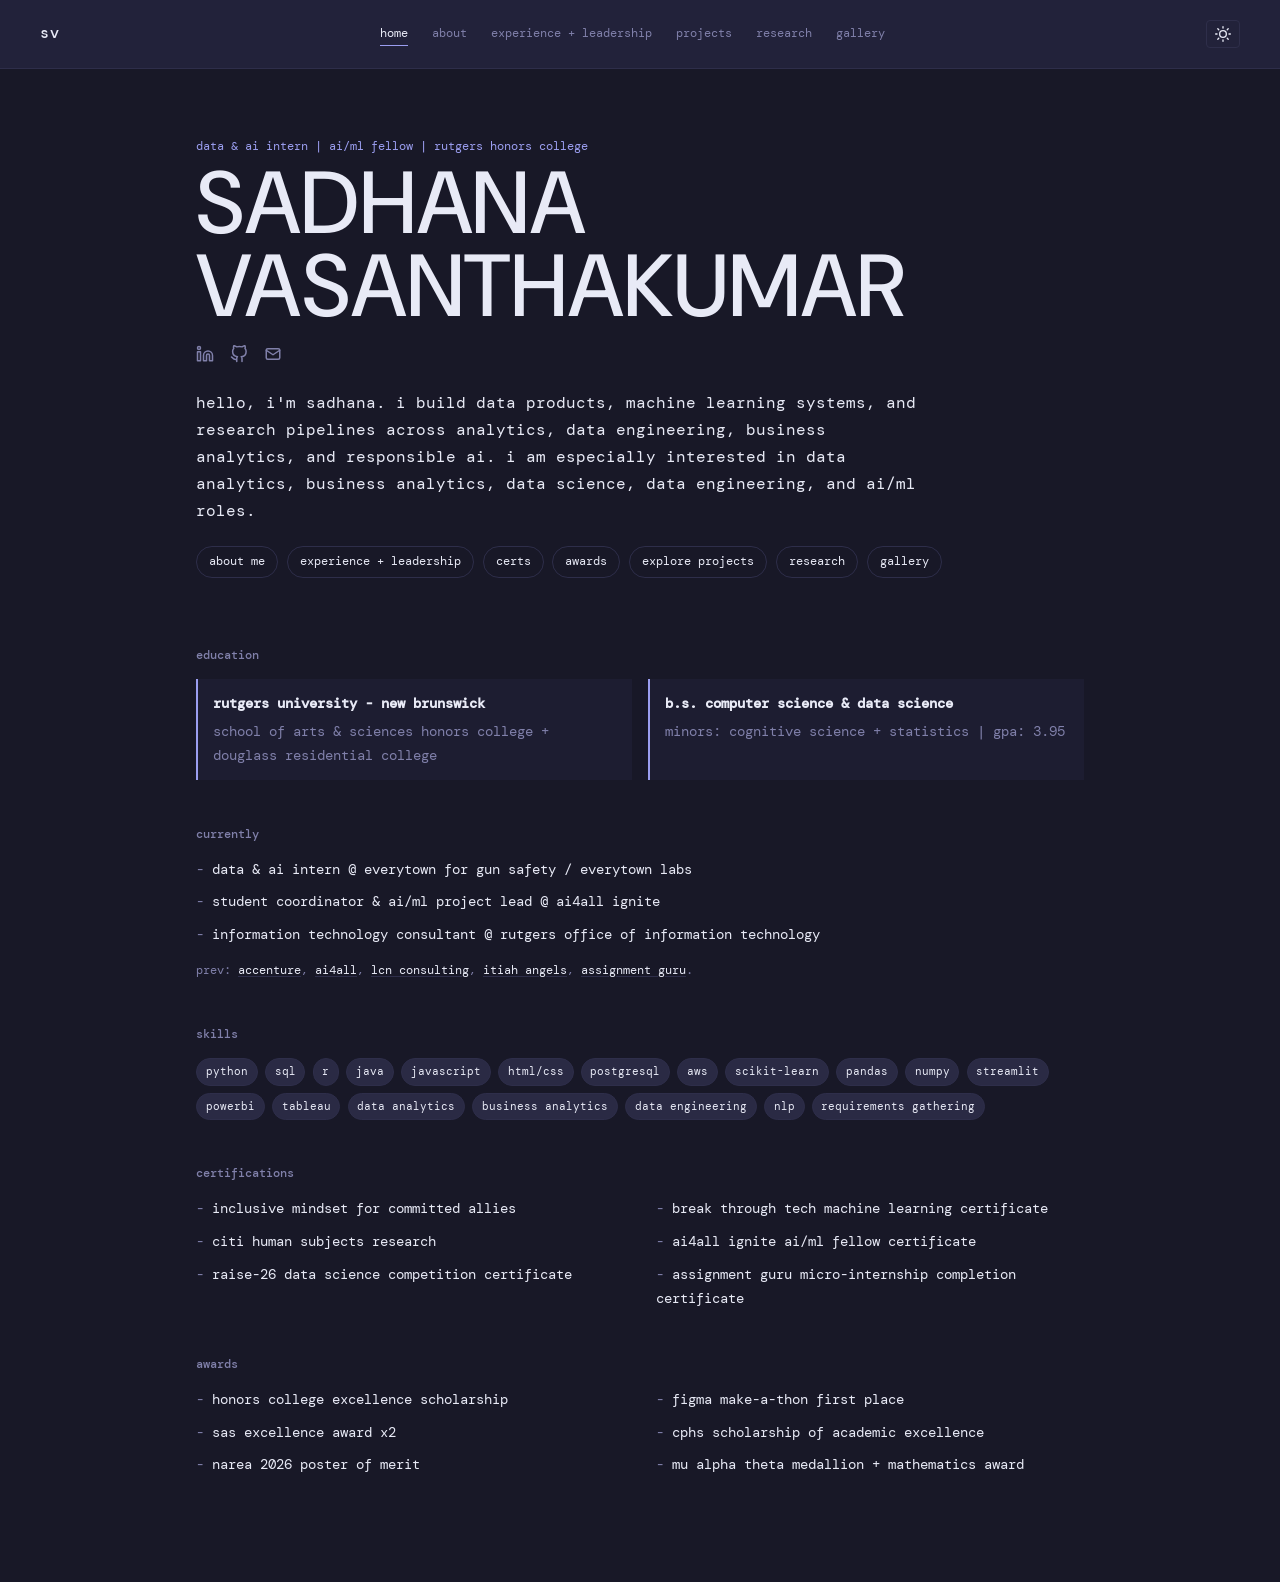
<file: index.html>
<!DOCTYPE html>
<html lang="en" data-theme="dark">
<head>
    <meta charset="UTF-8">
    <meta name="viewport" content="width=device-width, initial-scale=1.0">
    <title>sadhana vasanthakumar</title>
    <link rel="icon" type="image/png" href="./icon.png">
    <link rel="preconnect" href="https://fonts.googleapis.com">
    <link rel="preconnect" href="https://fonts.gstatic.com" crossorigin>
    <link href="https://fonts.googleapis.com/css2?family=DM+Mono:ital,wght@0,300;0,400;0,500;1,300;1,400&family=DM+Sans:ital,opsz,wght@0,9..40,300;0,9..40,400;0,9..40,500;1,9..40,300&display=swap" rel="stylesheet">
    <link rel="stylesheet" href="style.css">
</head>
<body>
    <nav>
        <div class="nav-left">
            <a href="index.html" class="nav-name">sv</a>
        </div>
        <div class="nav-links">
            <a href="index.html" class="active">home</a>
            <a href="about.html">about</a>
            <a href="experience.html">experience + leadership</a>
            <a href="projects.html">projects</a>
            <a href="research.html">research</a>
            <a href="gallery.html">gallery</a>
        </div>
        <button class="theme-toggle" onclick="toggleTheme()" aria-label="toggle dark mode">
            <svg id="moon-icon" xmlns="http://www.w3.org/2000/svg" width="16" height="16" viewBox="0 0 24 24" fill="none" stroke="currentColor" stroke-width="2" stroke-linecap="round" stroke-linejoin="round"><path d="M21 12.79A9 9 0 1 1 11.21 3 7 7 0 0 0 21 12.79z"></path></svg>
            <svg id="sun-icon" xmlns="http://www.w3.org/2000/svg" width="16" height="16" viewBox="0 0 24 24" fill="none" stroke="currentColor" stroke-width="2" stroke-linecap="round" stroke-linejoin="round" style="display:none"><circle cx="12" cy="12" r="5"></circle><line x1="12" y1="1" x2="12" y2="3"></line><line x1="12" y1="21" x2="12" y2="23"></line><line x1="4.22" y1="4.22" x2="5.64" y2="5.64"></line><line x1="18.36" y1="18.36" x2="19.78" y2="19.78"></line><line x1="1" y1="12" x2="3" y2="12"></line><line x1="21" y1="12" x2="23" y2="12"></line><line x1="4.22" y1="19.78" x2="5.64" y2="18.36"></line><line x1="18.36" y1="5.64" x2="19.78" y2="4.22"></line></svg>
        </button>
    </nav>

    <main class="home-main">
        <section class="home-hero">
            <p class="eyebrow">data & ai intern | ai/ml fellow | rutgers honors college</p>
            <h1>SADHANA VASANTHAKUMAR</h1>

            <div class="social-links">
                <a href="https://www.linkedin.com/in/vksadhana" target="_blank" rel="noopener noreferrer" aria-label="linkedin">
                    <svg xmlns="http://www.w3.org/2000/svg" width="18" height="18" viewBox="0 0 24 24" fill="none" stroke="currentColor" stroke-width="2" stroke-linecap="round" stroke-linejoin="round"><path d="M16 8a6 6 0 0 1 6 6v7h-4v-7a2 2 0 0 0-2-2 2 2 0 0 0-2 2v7h-4v-7a6 6 0 0 1 6-6z"></path><rect x="2" y="9" width="4" height="12"></rect><circle cx="4" cy="4" r="2"></circle></svg>
                </a>
                <a href="https://github.com/vksadhana" target="_blank" rel="noopener noreferrer" aria-label="github">
                    <svg xmlns="http://www.w3.org/2000/svg" width="18" height="18" viewBox="0 0 24 24" fill="none" stroke="currentColor" stroke-width="2" stroke-linecap="round" stroke-linejoin="round"><path d="M9 19c-5 1.5-5-2.5-7-3m14 6v-3.87a3.37 3.37 0 0 0-.94-2.61c3.14-.35 6.44-1.54 6.44-7A5.44 5.44 0 0 0 20 4.77 5.07 5.07 0 0 0 19.91 1S18.73.65 16 2.48a13.38 13.38 0 0 0-7 0C6.27.65 5.09 1 5.09 1A5.07 5.07 0 0 0 5 4.77a5.44 5.44 0 0 0-1.5 3.78c0 5.42 3.3 6.61 6.44 7A3.37 3.37 0 0 0 9 18.13V22"></path></svg>
                </a>
                <a href="mailto:vksadhana@outlook.com" aria-label="email">
                    <svg xmlns="http://www.w3.org/2000/svg" width="18" height="18" viewBox="0 0 24 24" fill="none" stroke="currentColor" stroke-width="2" stroke-linecap="round" stroke-linejoin="round"><rect x="3" y="5" width="18" height="14" rx="2"></rect><path d="m3 7 9 6 9-6"></path></svg>
                </a>
            </div>

            <p class="home-bio">
                hello, i'm sadhana. i build data products, machine learning systems, and research pipelines across analytics, data engineering, business analytics, and responsible ai. i am especially interested in data analytics, business analytics, data science, data engineering, and ai/ml roles.
            </p>

            <div class="home-links" aria-label="quick navigation">
                <a href="about.html">about me</a>
                <a href="experience.html">experience + leadership</a>
                <a href="#certifications">certs</a>
                <a href="#awards">awards</a>
                <a href="projects.html">explore projects</a>
                <a href="research.html">research</a>
                <a href="gallery.html">gallery</a>
            </div>
        </section>

        <section class="home-panel">
            <h2>education</h2>
            <div class="mini-grid">
                <div>
                    <strong>rutgers university - new brunswick</strong>
                    <span>school of arts & sciences honors college + douglass residential college</span>
                </div>
                <div>
                    <strong>b.s. computer science & data science</strong>
                    <span>minors: cognitive science + statistics | gpa: 3.95</span>
                </div>
            </div>
        </section>

        <section class="home-panel">
            <h2>currently</h2>
            <ul class="compact-list">
                <li>data & ai intern @ everytown for gun safety / everytown labs</li>
                <li>student coordinator & ai/ml project lead @ ai4all ignite</li>
                <li>information technology consultant @ rutgers office of information technology</li>
            </ul>
            <p class="prev-line">
                prev:
                <a href="https://www.accenture.com" target="_blank" rel="noopener" data-tooltip="ai/ml fellow, predictive maintenance, top 3 @ btt ai studio">accenture</a>,
                <a href="https://ai-4-all.org/" target="_blank" rel="noopener" data-tooltip="ai/ml fellow & team lead, fraud detection system">ai4all</a>,
                <a href="https://www.lcnconsulting.com/" target="_blank" rel="noopener" data-tooltip="business analytics & software engineering extern">lcn consulting</a>,
                <a href="https://www.itiah.org/" target="_blank" rel="noopener" data-tooltip="data scientist intern, impact dashboards">itiah angels</a>,
                <a href="https://www.assignmentguru.com/" target="_blank" rel="noopener" data-tooltip="data structures assignment developer, micro-internship">assignment guru</a>.
            </p>
        </section>

        <section class="home-panel">
            <h2>skills</h2>
            <div class="skill-cloud">
                <span>python</span><span>sql</span><span>r</span><span>java</span><span>javascript</span><span>html/css</span>
                <span>postgresql</span><span>aws</span><span>scikit-learn</span><span>pandas</span><span>numpy</span><span>streamlit</span>
                <span>powerbi</span><span>tableau</span><span>data analytics</span><span>business analytics</span><span>data engineering</span><span>nlp</span><span>requirements gathering</span>
            </div>
        </section>

        <section id="certifications" class="home-panel">
            <h2>certifications</h2>
            <ul class="compact-list two-col">
                <li>inclusive mindset for committed allies</li>
                <li>citi human subjects research</li>
                <li>raise-26 data science competition certificate</li>
                <li>break through tech machine learning certificate</li>
                <li>ai4all ignite ai/ml fellow certificate</li>
                <li>assignment guru micro-internship completion certificate</li>
            </ul>
        </section>

        <section id="awards" class="home-panel">
            <h2>awards</h2>
            <ul class="compact-list two-col">
                <li>honors college excellence scholarship</li>
                <li>sas excellence award x2</li>
                <li>narea 2026 poster of merit</li>
                <li>figma make-a-thon first place</li>
                <li>cphs scholarship of academic excellence</li>
                <li>mu alpha theta medallion + mathematics award</li>
            </ul>
        </section>
    </main>

    <script src="theme.js"></script>
</body>
</html>
</file>
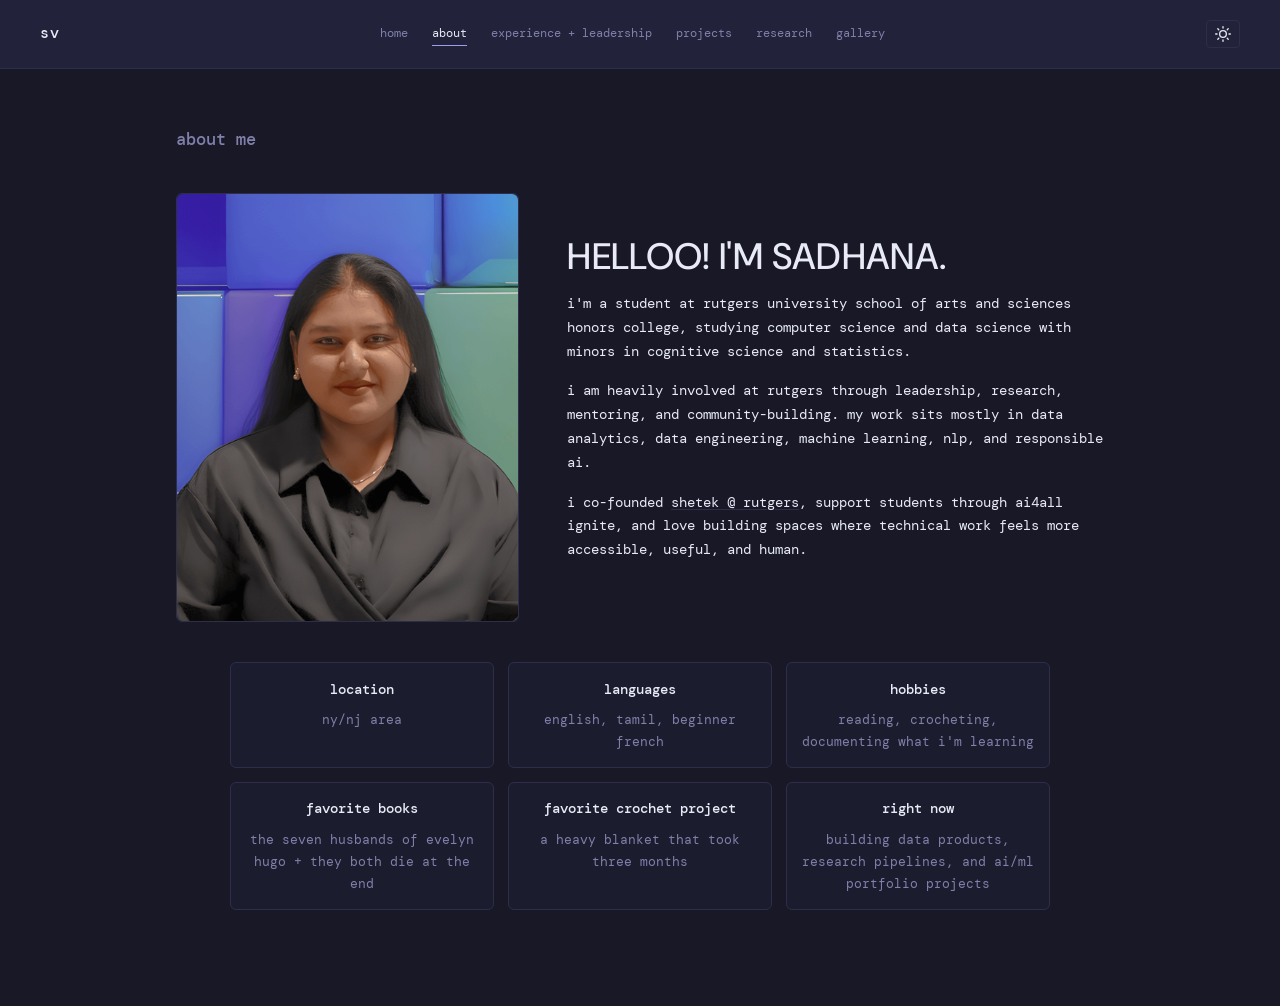
<file: about.html>
<!DOCTYPE html>
<html lang="en" data-theme="dark">
<head>
    <meta charset="UTF-8">
    <meta name="viewport" content="width=device-width, initial-scale=1.0">
    <title>about - sadhana vasanthakumar</title>
    <link rel="icon" type="image/png" href="./icon.png">
    <link rel="preconnect" href="https://fonts.googleapis.com">
    <link rel="preconnect" href="https://fonts.gstatic.com" crossorigin>
    <link href="https://fonts.googleapis.com/css2?family=DM+Mono:ital,wght@0,300;0,400;0,500;1,300;1,400&family=DM+Sans:ital,opsz,wght@0,9..40,300;0,9..40,400;0,9..40,500;1,9..40,300&display=swap" rel="stylesheet">
    <link rel="stylesheet" href="style.css">
</head>
<body>
    <nav>
        <div class="nav-left">
            <a href="index.html" class="nav-name">sv</a>
        </div>
        <div class="nav-links">
            <a href="index.html">home</a>
            <a href="about.html" class="active">about</a>
            <a href="experience.html">experience + leadership</a>
            <a href="projects.html">projects</a>
            <a href="research.html">research</a>
            <a href="gallery.html">gallery</a>
        </div>
        <button class="theme-toggle" onclick="toggleTheme()" aria-label="toggle dark mode">
            <svg id="moon-icon" xmlns="http://www.w3.org/2000/svg" width="16" height="16" viewBox="0 0 24 24" fill="none" stroke="currentColor" stroke-width="2" stroke-linecap="round" stroke-linejoin="round"><path d="M21 12.79A9 9 0 1 1 11.21 3 7 7 0 0 0 21 12.79z"></path></svg>
            <svg id="sun-icon" xmlns="http://www.w3.org/2000/svg" width="16" height="16" viewBox="0 0 24 24" fill="none" stroke="currentColor" stroke-width="2" stroke-linecap="round" stroke-linejoin="round" style="display:none"><circle cx="12" cy="12" r="5"></circle><line x1="12" y1="1" x2="12" y2="3"></line><line x1="12" y1="21" x2="12" y2="23"></line><line x1="4.22" y1="4.22" x2="5.64" y2="5.64"></line><line x1="18.36" y1="18.36" x2="19.78" y2="19.78"></line><line x1="1" y1="12" x2="3" y2="12"></line><line x1="21" y1="12" x2="23" y2="12"></line><line x1="4.22" y1="19.78" x2="5.64" y2="18.36"></line><line x1="18.36" y1="5.64" x2="19.78" y2="4.22"></line></svg>
        </button>
    </nav>

    <div class="page-main about-page">
        <p class="page-title">about me</p>

        <div class="about-grid">
            <div class="about-photo">
                <img src="photo.png" alt="sadhana vasanthakumar">
            </div>

            <div class="about-text">
                <h1>HELLOO! I'M SADHANA.</h1>
                <p>
                    i'm a student at rutgers university school of arts and sciences honors college, studying computer science and data science with minors in cognitive science and statistics.
                </p>
                <p>
                    i am heavily involved at rutgers through leadership, research, mentoring, and community-building. my work sits mostly in data analytics, data engineering, machine learning, nlp, and responsible ai.
                </p>
                <p>
                    i co-founded <a href="https://shetek.org" target="_blank" rel="noopener">shetek @ rutgers</a>, support students through ai4all ignite, and love building spaces where technical work feels more accessible, useful, and human.
                </p>
            </div>
        </div>

        <section class="info-board">
            <div>
                <h2>location</h2>
                <p>ny/nj area</p>
            </div>
            <div>
                <h2>languages</h2>
                <p>english, tamil, beginner french</p>
            </div>
            <div>
                <h2>hobbies</h2>
                <p>reading, crocheting, documenting what i'm learning</p>
            </div>
            <div>
                <h2>favorite books</h2>
                <p>the seven husbands of evelyn hugo + they both die at the end</p>
            </div>
            <div>
                <h2>favorite crochet project</h2>
                <p>a heavy blanket that took three months</p>
            </div>
            <div>
                <h2>right now</h2>
                <p>building data products, research pipelines, and ai/ml portfolio projects</p>
            </div>
        </section>
    </div>

    <script src="theme.js"></script>
</body>
</html>
</file>
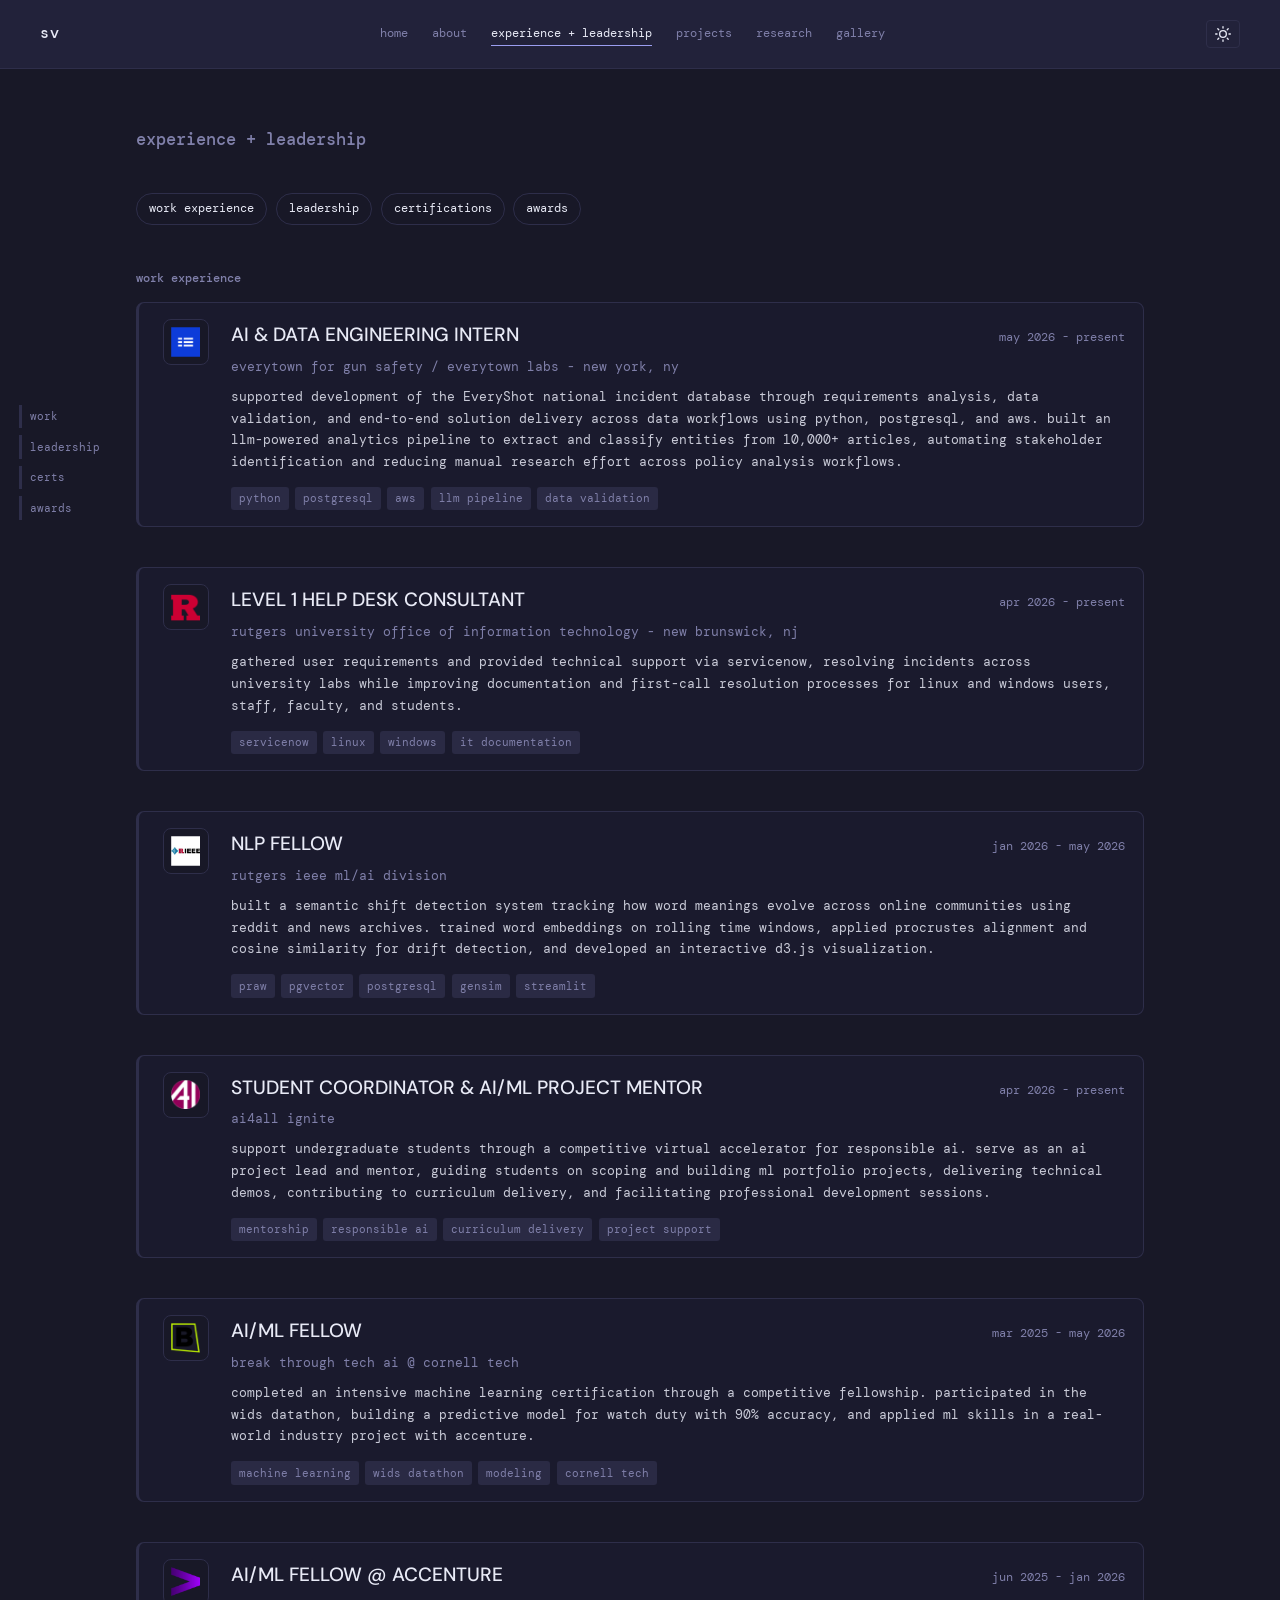
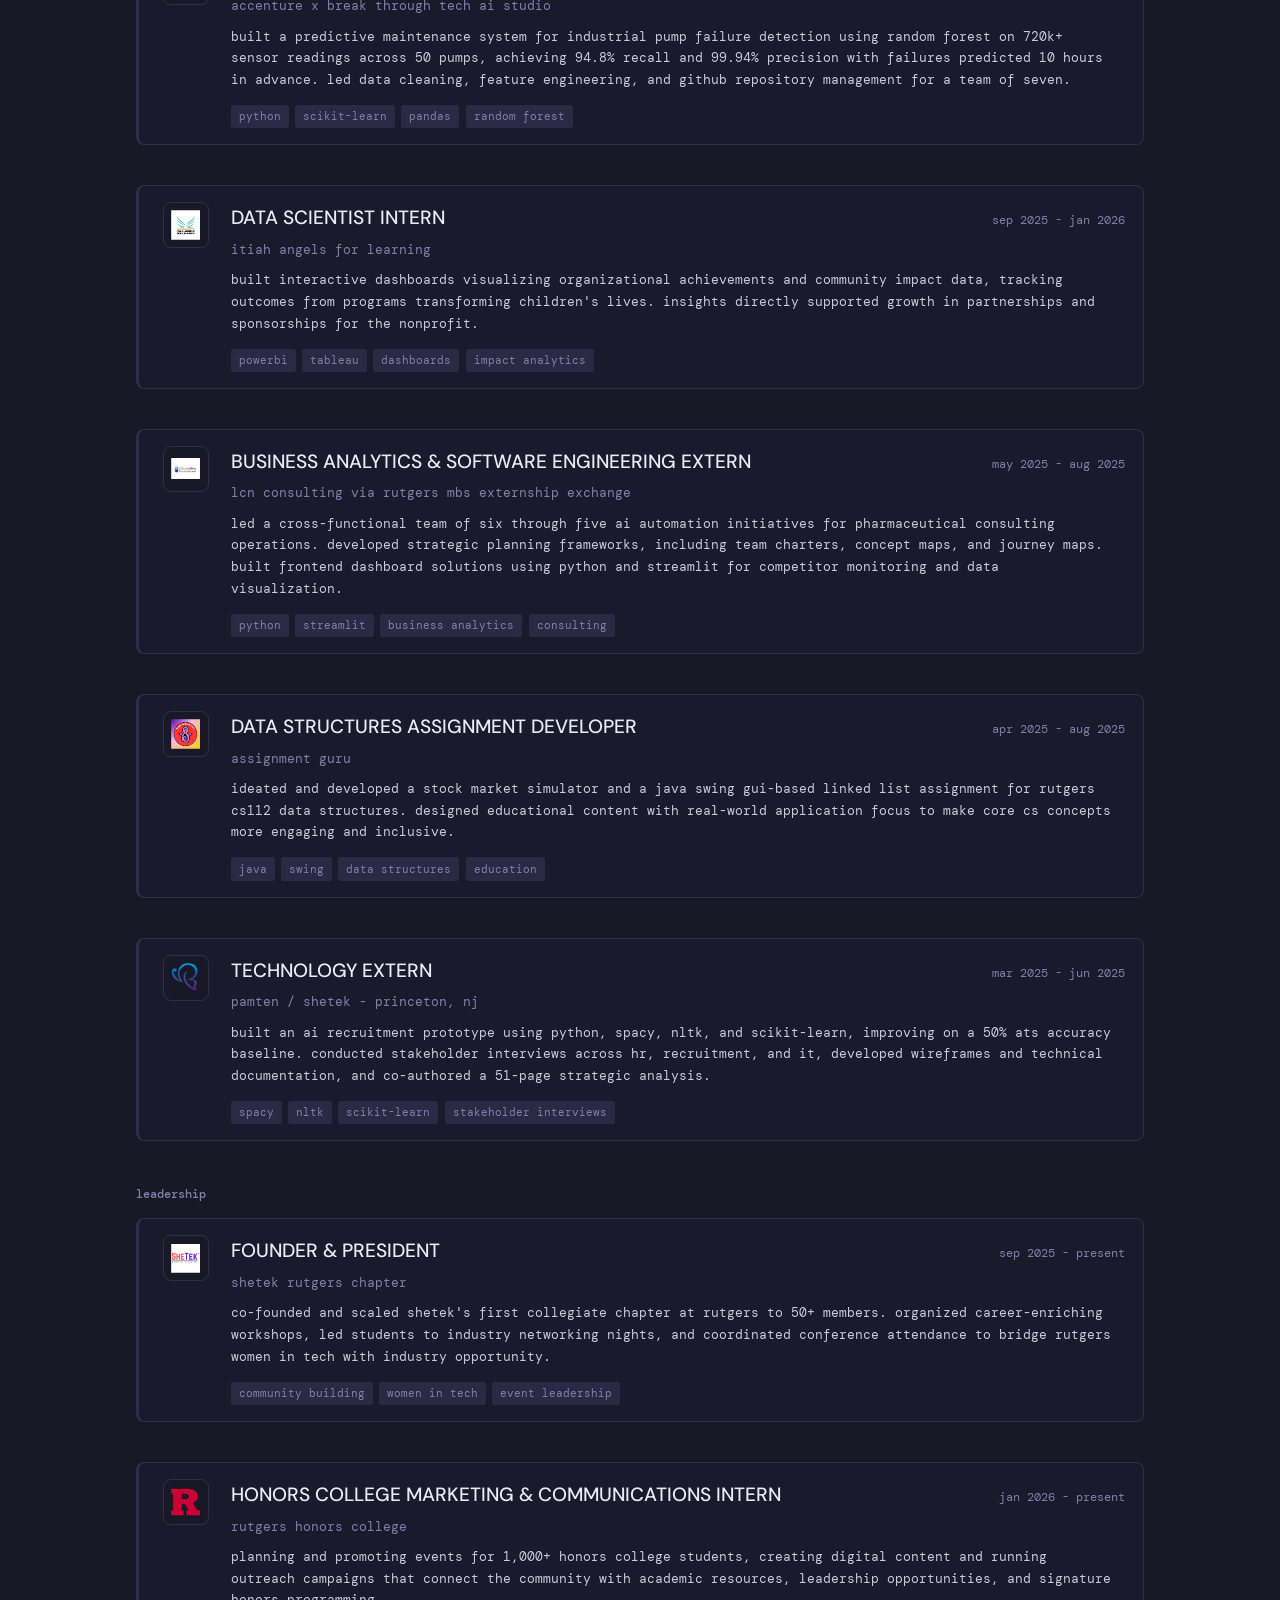
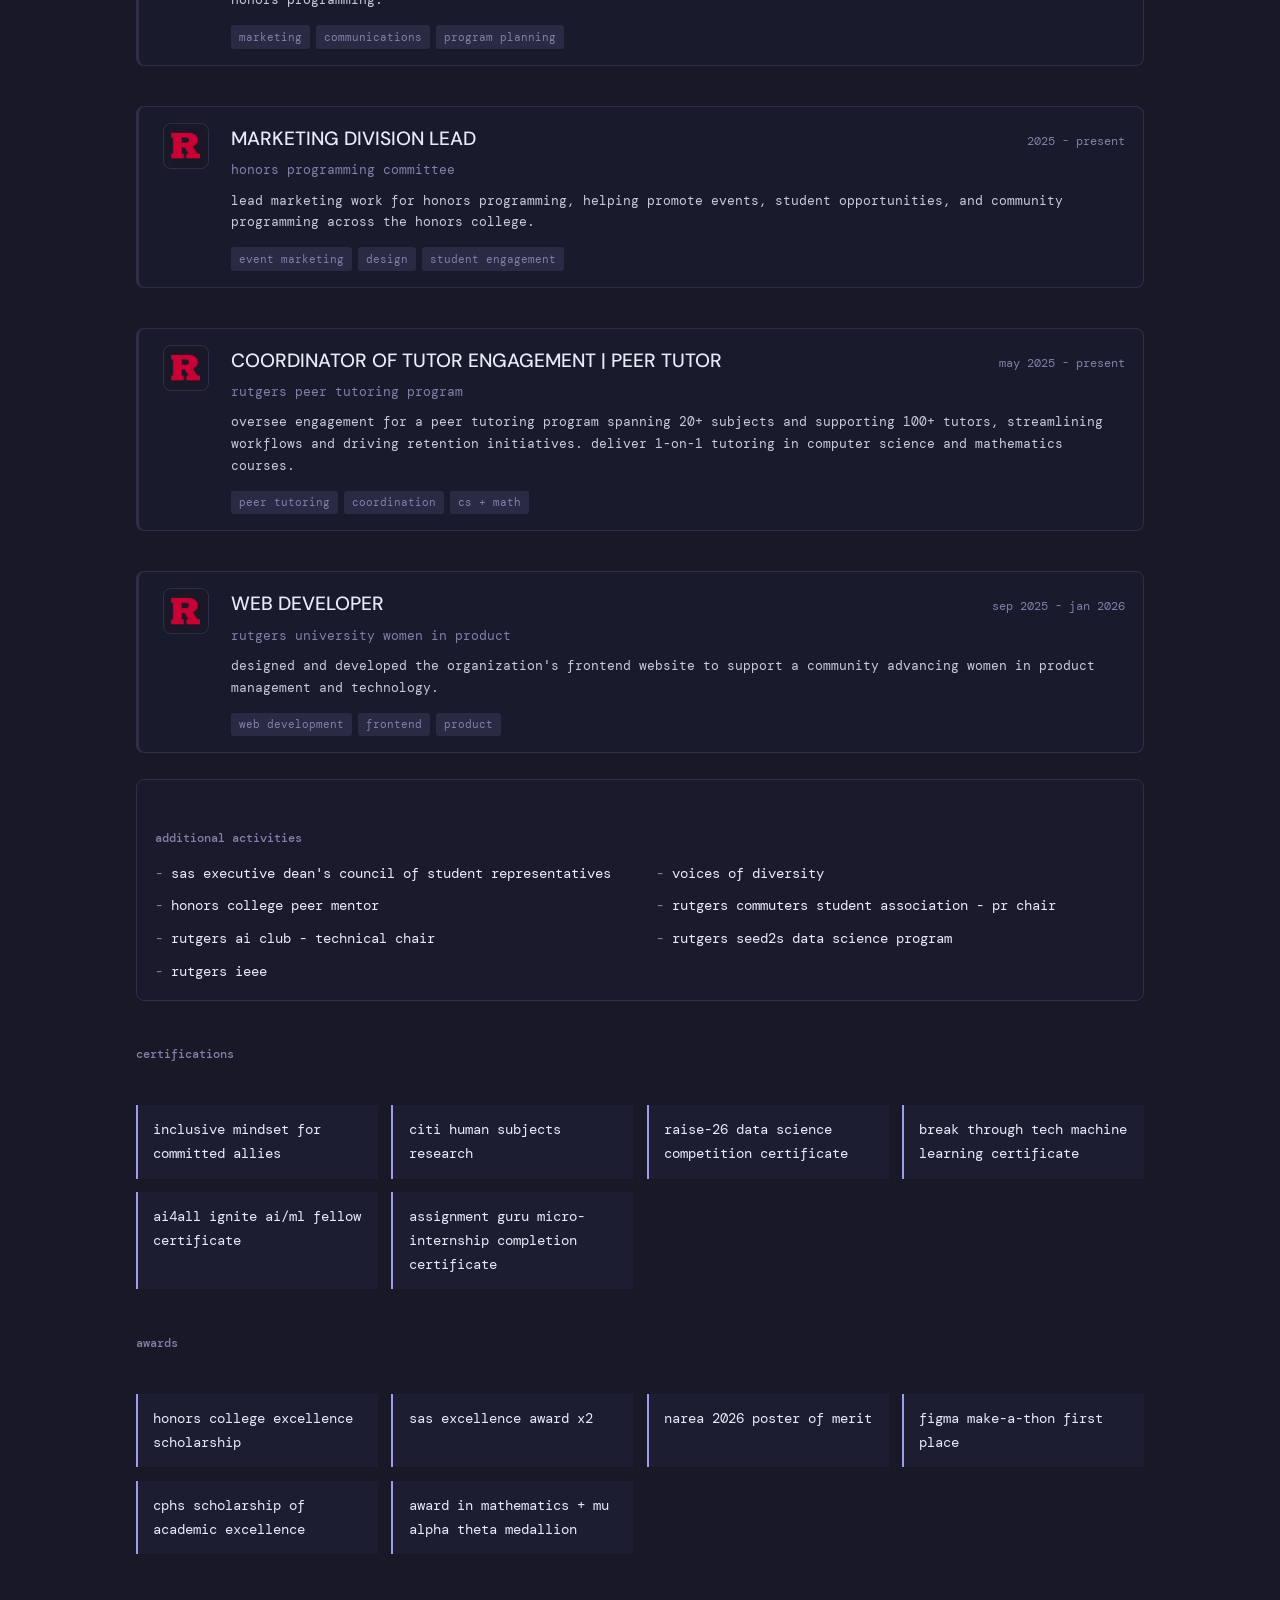
<file: experience.html>
<!DOCTYPE html>
<html lang="en" data-theme="dark">
<head>
    <meta charset="UTF-8">
    <meta name="viewport" content="width=device-width, initial-scale=1.0">
    <title>experience + leadership - sadhana vasanthakumar</title>
    <link rel="icon" type="image/png" href="./icon.png">
    <link rel="preconnect" href="https://fonts.googleapis.com">
    <link rel="preconnect" href="https://fonts.gstatic.com" crossorigin>
    <link href="https://fonts.googleapis.com/css2?family=DM+Mono:ital,wght@0,300;0,400;0,500;1,300;1,400&family=DM+Sans:ital,opsz,wght@0,9..40,300;0,9..40,400;0,9..40,500;1,9..40,300&display=swap" rel="stylesheet">
    <link rel="stylesheet" href="style.css">
</head>
<body>
    <nav>
        <div class="nav-left"><a href="index.html" class="nav-name">sv</a></div>
        <div class="nav-links">
            <a href="index.html">home</a>
            <a href="about.html">about</a>
            <a href="experience.html" class="active">experience + leadership</a>
            <a href="projects.html">projects</a>
            <a href="research.html">research</a>
            <a href="gallery.html">gallery</a>
        </div>
        <button class="theme-toggle" onclick="toggleTheme()" aria-label="toggle dark mode">
            <svg id="moon-icon" xmlns="http://www.w3.org/2000/svg" width="16" height="16" viewBox="0 0 24 24" fill="none" stroke="currentColor" stroke-width="2" stroke-linecap="round" stroke-linejoin="round"><path d="M21 12.79A9 9 0 1 1 11.21 3 7 7 0 0 0 21 12.79z"></path></svg>
            <svg id="sun-icon" xmlns="http://www.w3.org/2000/svg" width="16" height="16" viewBox="0 0 24 24" fill="none" stroke="currentColor" stroke-width="2" stroke-linecap="round" stroke-linejoin="round" style="display:none"><circle cx="12" cy="12" r="5"></circle><line x1="12" y1="1" x2="12" y2="3"></line><line x1="12" y1="21" x2="12" y2="23"></line><line x1="4.22" y1="4.22" x2="5.64" y2="5.64"></line><line x1="18.36" y1="18.36" x2="19.78" y2="19.78"></line><line x1="1" y1="12" x2="3" y2="12"></line><line x1="21" y1="12" x2="23" y2="12"></line><line x1="4.22" y1="19.78" x2="5.64" y2="18.36"></line><line x1="18.36" y1="5.64" x2="19.78" y2="4.22"></line></svg>
        </button>
    </nav>

    <aside class="side-jump" aria-label="experience sections">
        <a href="#work">work</a>
        <a href="#leadership">leadership</a>
        <a href="#certifications">certs</a>
        <a href="#awards">awards</a>
    </aside>

    <div class="page-main wide-page">
        <p class="page-title">experience + leadership</p>

        <div class="tab-bar" aria-label="jump to section">
            <a href="#work">work experience</a>
            <a href="#leadership">leadership</a>
            <a href="#certifications">certifications</a>
            <a href="#awards">awards</a>
        </div>

        <section id="work" class="section-block">
            <h2>work experience</h2>
            <div class="exp-list">
                <article class="exp-item logo-card">
                    <img class="org-logo" src="images/everytown.png" alt="everytown logo">
                    <div class="exp-body">
                        <div class="exp-header"><span class="exp-role">AI & DATA ENGINEERING INTERN</span><span class="exp-date">may 2026 - present</span></div>
                        <div class="exp-org">everytown for gun safety / everytown labs - new york, ny</div>
                        <p class="exp-desc">supported development of the EveryShot national incident database through requirements analysis, data validation, and end-to-end solution delivery across data workflows using python, postgresql, and aws. built an llm-powered analytics pipeline to extract and classify entities from 10,000+ articles, automating stakeholder identification and reducing manual research effort across policy analysis workflows.</p>
                        <div class="tags"><span class="tag">python</span><span class="tag">postgresql</span><span class="tag">aws</span><span class="tag">llm pipeline</span><span class="tag">data validation</span></div>
                    </div>
                </article>

                <article class="exp-item logo-card">
                    <img class="org-logo" src="images/rutgers.png" alt="rutgers logo">
                    <div class="exp-body">
                        <div class="exp-header"><span class="exp-role">LEVEL 1 HELP DESK CONSULTANT</span><span class="exp-date">apr 2026 - present</span></div>
                        <div class="exp-org">rutgers university office of information technology - new brunswick, nj</div>
                        <p class="exp-desc">gathered user requirements and provided technical support via servicenow, resolving incidents across university labs while improving documentation and first-call resolution processes for linux and windows users, staff, faculty, and students.</p>
                        <div class="tags"><span class="tag">servicenow</span><span class="tag">linux</span><span class="tag">windows</span><span class="tag">it documentation</span></div>
                    </div>
                </article>

                <article class="exp-item logo-card">
                    <img class="org-logo" src="images/ieee.png" alt="ieee logo">
                    <div class="exp-body">
                        <div class="exp-header"><span class="exp-role">NLP FELLOW</span><span class="exp-date">jan 2026 - may 2026</span></div>
                        <div class="exp-org">rutgers ieee ml/ai division</div>
                        <p class="exp-desc">built a semantic shift detection system tracking how word meanings evolve across online communities using reddit and news archives. trained word embeddings on rolling time windows, applied procrustes alignment and cosine similarity for drift detection, and developed an interactive d3.js visualization.</p>
                        <div class="tags"><span class="tag">praw</span><span class="tag">pgvector</span><span class="tag">postgresql</span><span class="tag">gensim</span><span class="tag">streamlit</span></div>
                    </div>
                </article>

                <article class="exp-item logo-card">
                    <img class="org-logo" src="images/ai4all.png" alt="ai4all logo">
                    <div class="exp-body">
                        <div class="exp-header"><span class="exp-role">STUDENT COORDINATOR & AI/ML PROJECT MENTOR</span><span class="exp-date">apr 2026 - present</span></div>
                        <div class="exp-org">ai4all ignite</div>
                        <p class="exp-desc">support undergraduate students through a competitive virtual accelerator for responsible ai. serve as an ai project lead and mentor, guiding students on scoping and building ml portfolio projects, delivering technical demos, contributing to curriculum delivery, and facilitating professional development sessions.</p>
                        <div class="tags"><span class="tag">mentorship</span><span class="tag">responsible ai</span><span class="tag">curriculum delivery</span><span class="tag">project support</span></div>
                    </div>
                </article>

                <article class="exp-item logo-card">
                    <img class="org-logo" src="images/breakthrough-tech.png" alt="break through tech logo">
                    <div class="exp-body">
                        <div class="exp-header"><span class="exp-role">AI/ML FELLOW</span><span class="exp-date">mar 2025 - may 2026</span></div>
                        <div class="exp-org">break through tech ai @ cornell tech</div>
                        <p class="exp-desc">completed an intensive machine learning certification through a competitive fellowship. participated in the wids datathon, building a predictive model for watch duty with 90% accuracy, and applied ml skills in a real-world industry project with accenture.</p>
                        <div class="tags"><span class="tag">machine learning</span><span class="tag">wids datathon</span><span class="tag">modeling</span><span class="tag">cornell tech</span></div>
                    </div>
                </article>

                <article class="exp-item logo-card">
                    <img class="org-logo" src="images/accenture.png" alt="accenture logo">
                    <div class="exp-body">
                        <div class="exp-header"><span class="exp-role">AI/ML FELLOW @ ACCENTURE</span><span class="exp-date">jun 2025 - jan 2026</span></div>
                        <div class="exp-org">accenture x break through tech ai studio</div>
                        <p class="exp-desc">built a predictive maintenance system for industrial pump failure detection using random forest on 720k+ sensor readings across 50 pumps, achieving 94.8% recall and 99.94% precision with failures predicted 10 hours in advance. led data cleaning, feature engineering, and github repository management for a team of seven.</p>
                        <div class="tags"><span class="tag">python</span><span class="tag">scikit-learn</span><span class="tag">pandas</span><span class="tag">random forest</span></div>
                    </div>
                </article>

                <article class="exp-item logo-card">
                     <img class="org-logo" src="images/itiah.png" alt="itiah logo">
                    <div class="exp-body">
                        <div class="exp-header"><span class="exp-role">DATA SCIENTIST INTERN</span><span class="exp-date">sep 2025 - jan 2026</span></div>
                        <div class="exp-org">itiah angels for learning</div>
                        <p class="exp-desc">built interactive dashboards visualizing organizational achievements and community impact data, tracking outcomes from programs transforming children's lives. insights directly supported growth in partnerships and sponsorships for the nonprofit.</p>
                        <div class="tags"><span class="tag">powerbi</span><span class="tag">tableau</span><span class="tag">dashboards</span><span class="tag">impact analytics</span></div>
                    </div>
                </article>

                <article class="exp-item logo-card">
                    <img class="org-logo" src="images/lcn.png" alt="lcn consulting logo">
                    <div class="exp-body">
                        <div class="exp-header"><span class="exp-role">BUSINESS ANALYTICS & SOFTWARE ENGINEERING EXTERN</span><span class="exp-date">may 2025 - aug 2025</span></div>
                        <div class="exp-org">lcn consulting via rutgers mbs externship exchange</div>
                        <p class="exp-desc">led a cross-functional team of six through five ai automation initiatives for pharmaceutical consulting operations. developed strategic planning frameworks, including team charters, concept maps, and journey maps. built frontend dashboard solutions using python and streamlit for competitor monitoring and data visualization.</p>
                        <div class="tags"><span class="tag">python</span><span class="tag">streamlit</span><span class="tag">business analytics</span><span class="tag">consulting</span></div>
                    </div>
                </article>

                <article class="exp-item logo-card">
                    <img class="org-logo" src="images/assignment-guru.png" alt="assignment guru logo">
                    <div class="exp-body">
                        <div class="exp-header"><span class="exp-role">DATA STRUCTURES ASSIGNMENT DEVELOPER</span><span class="exp-date">apr 2025 - aug 2025</span></div>
                        <div class="exp-org">assignment guru</div>
                        <p class="exp-desc">ideated and developed a stock market simulator and a java swing gui-based linked list assignment for rutgers cs112 data structures. designed educational content with real-world application focus to make core cs concepts more engaging and inclusive.</p>
                        <div class="tags"><span class="tag">java</span><span class="tag">swing</span><span class="tag">data structures</span><span class="tag">education</span></div>
                    </div>
                </article>

                <article class="exp-item logo-card">
                    <img class="org-logo" src="images/pamten.png" alt="pamten logo">
                    <div class="exp-body">
                        <div class="exp-header"><span class="exp-role">TECHNOLOGY EXTERN</span><span class="exp-date">mar 2025 - jun 2025</span></div>
                        <div class="exp-org">pamten / shetek - princeton, nj</div>
                        <p class="exp-desc">built an ai recruitment prototype using python, spacy, nltk, and scikit-learn, improving on a 50% ats accuracy baseline. conducted stakeholder interviews across hr, recruitment, and it, developed wireframes and technical documentation, and co-authored a 51-page strategic analysis.</p>
                        <div class="tags"><span class="tag">spacy</span><span class="tag">nltk</span><span class="tag">scikit-learn</span><span class="tag">stakeholder interviews</span></div>
                    </div>
                </article>
            </div>
        </section>

        <section id="leadership" class="section-block">
            <h2>leadership</h2>
            <div class="exp-list">
                <article class="exp-item logo-card">
                    <img class="org-logo" src="images/shetek.png" alt="shetek logo">
                    <div class="exp-body">
                        <div class="exp-header"><span class="exp-role">FOUNDER & PRESIDENT</span><span class="exp-date">sep 2025 - present</span></div>
                        <div class="exp-org">shetek rutgers chapter</div>
                        <p class="exp-desc">co-founded and scaled shetek's first collegiate chapter at rutgers to 50+ members. organized career-enriching workshops, led students to industry networking nights, and coordinated conference attendance to bridge rutgers women in tech with industry opportunity.</p>
                        <div class="tags"><span class="tag">community building</span><span class="tag">women in tech</span><span class="tag">event leadership</span></div>
                    </div>
                </article>

                <article class="exp-item logo-card">
                    <img class="org-logo" src="images/rutgers.png" alt="rutgers logo">
                    <div class="exp-body">
                        <div class="exp-header"><span class="exp-role">HONORS COLLEGE MARKETING & COMMUNICATIONS INTERN</span><span class="exp-date">jan 2026 - present</span></div>
                        <div class="exp-org">rutgers honors college</div>
                        <p class="exp-desc">planning and promoting events for 1,000+ honors college students, creating digital content and running outreach campaigns that connect the community with academic resources, leadership opportunities, and signature honors programming.</p>
                        <div class="tags"><span class="tag">marketing</span><span class="tag">communications</span><span class="tag">program planning</span></div>
                    </div>
                </article>

                <article class="exp-item logo-card">
                    <img class="org-logo" src="images/rutgers.png" alt="rutgers logo">
                    <div class="exp-body">
                        <div class="exp-header"><span class="exp-role">MARKETING DIVISION LEAD</span><span class="exp-date">2025 - present</span></div>
                        <div class="exp-org">honors programming committee</div>
                        <p class="exp-desc">lead marketing work for honors programming, helping promote events, student opportunities, and community programming across the honors college.</p>
                        <div class="tags"><span class="tag">event marketing</span><span class="tag">design</span><span class="tag">student engagement</span></div>
                    </div>
                </article>

                <article class="exp-item logo-card">
                    <img class="org-logo" src="images/rutgers.png" alt="rutgers logo">
                    <div class="exp-body">
                        <div class="exp-header"><span class="exp-role">COORDINATOR OF TUTOR ENGAGEMENT | PEER TUTOR</span><span class="exp-date">may 2025 - present</span></div>
                        <div class="exp-org">rutgers peer tutoring program</div>
                        <p class="exp-desc">oversee engagement for a peer tutoring program spanning 20+ subjects and supporting 100+ tutors, streamlining workflows and driving retention initiatives. deliver 1-on-1 tutoring in computer science and mathematics courses.</p>
                        <div class="tags"><span class="tag">peer tutoring</span><span class="tag">coordination</span><span class="tag">cs + math</span></div>
                    </div>
                </article>

                <article class="exp-item logo-card">
                    <img class="org-logo" src="images/rutgers.png" alt="rutgers logo">
                    <div class="exp-body">
                        <div class="exp-header"><span class="exp-role">WEB DEVELOPER</span><span class="exp-date">sep 2025 - jan 2026</span></div>
                        <div class="exp-org">rutgers university women in product</div>
                        <p class="exp-desc">designed and developed the organization's frontend website to support a community advancing women in product management and technology.</p>
                        <div class="tags"><span class="tag">web development</span><span class="tag">frontend</span><span class="tag">product</span></div>
                    </div>
                </article>
            </div>

            <div class="activity-board">
                <h2>additional activities</h2>
                <ul class="compact-list two-col">
                    <li>sas executive dean's council of student representatives</li>
                    <li>honors college peer mentor</li>
                    <li>rutgers ai club - technical chair</li>
                    <li>rutgers ieee</li>
                    <li>voices of diversity</li>
                    <li>rutgers commuters student association - pr chair</li>
                    <li>rutgers seed2s data science program</li>
                </ul>
            </div>
        </section>

        <section id="certifications" class="section-block">
            <h2>certifications</h2>
            <div class="award-grid">
                <div class="award-card">inclusive mindset for committed allies</div>
                <div class="award-card">citi human subjects research</div>
                <div class="award-card">raise-26 data science competition certificate</div>
                <div class="award-card">break through tech machine learning certificate</div>
                <div class="award-card">ai4all ignite ai/ml fellow certificate</div>
                <div class="award-card">assignment guru micro-internship completion certificate</div>
            </div>
        </section>

        <section id="awards" class="section-block">
            <h2>awards</h2>
            <div class="award-grid">
                <div class="award-card">honors college excellence scholarship</div>
                <div class="award-card">sas excellence award x2</div>
                <div class="award-card">narea 2026 poster of merit</div>
                <div class="award-card">figma make-a-thon first place</div>
                <div class="award-card">cphs scholarship of academic excellence</div>
                <div class="award-card">award in mathematics + mu alpha theta medallion</div>
            </div>
        </section>
    </div>

    <script src="theme.js"></script>
</body>
</html>
</file>
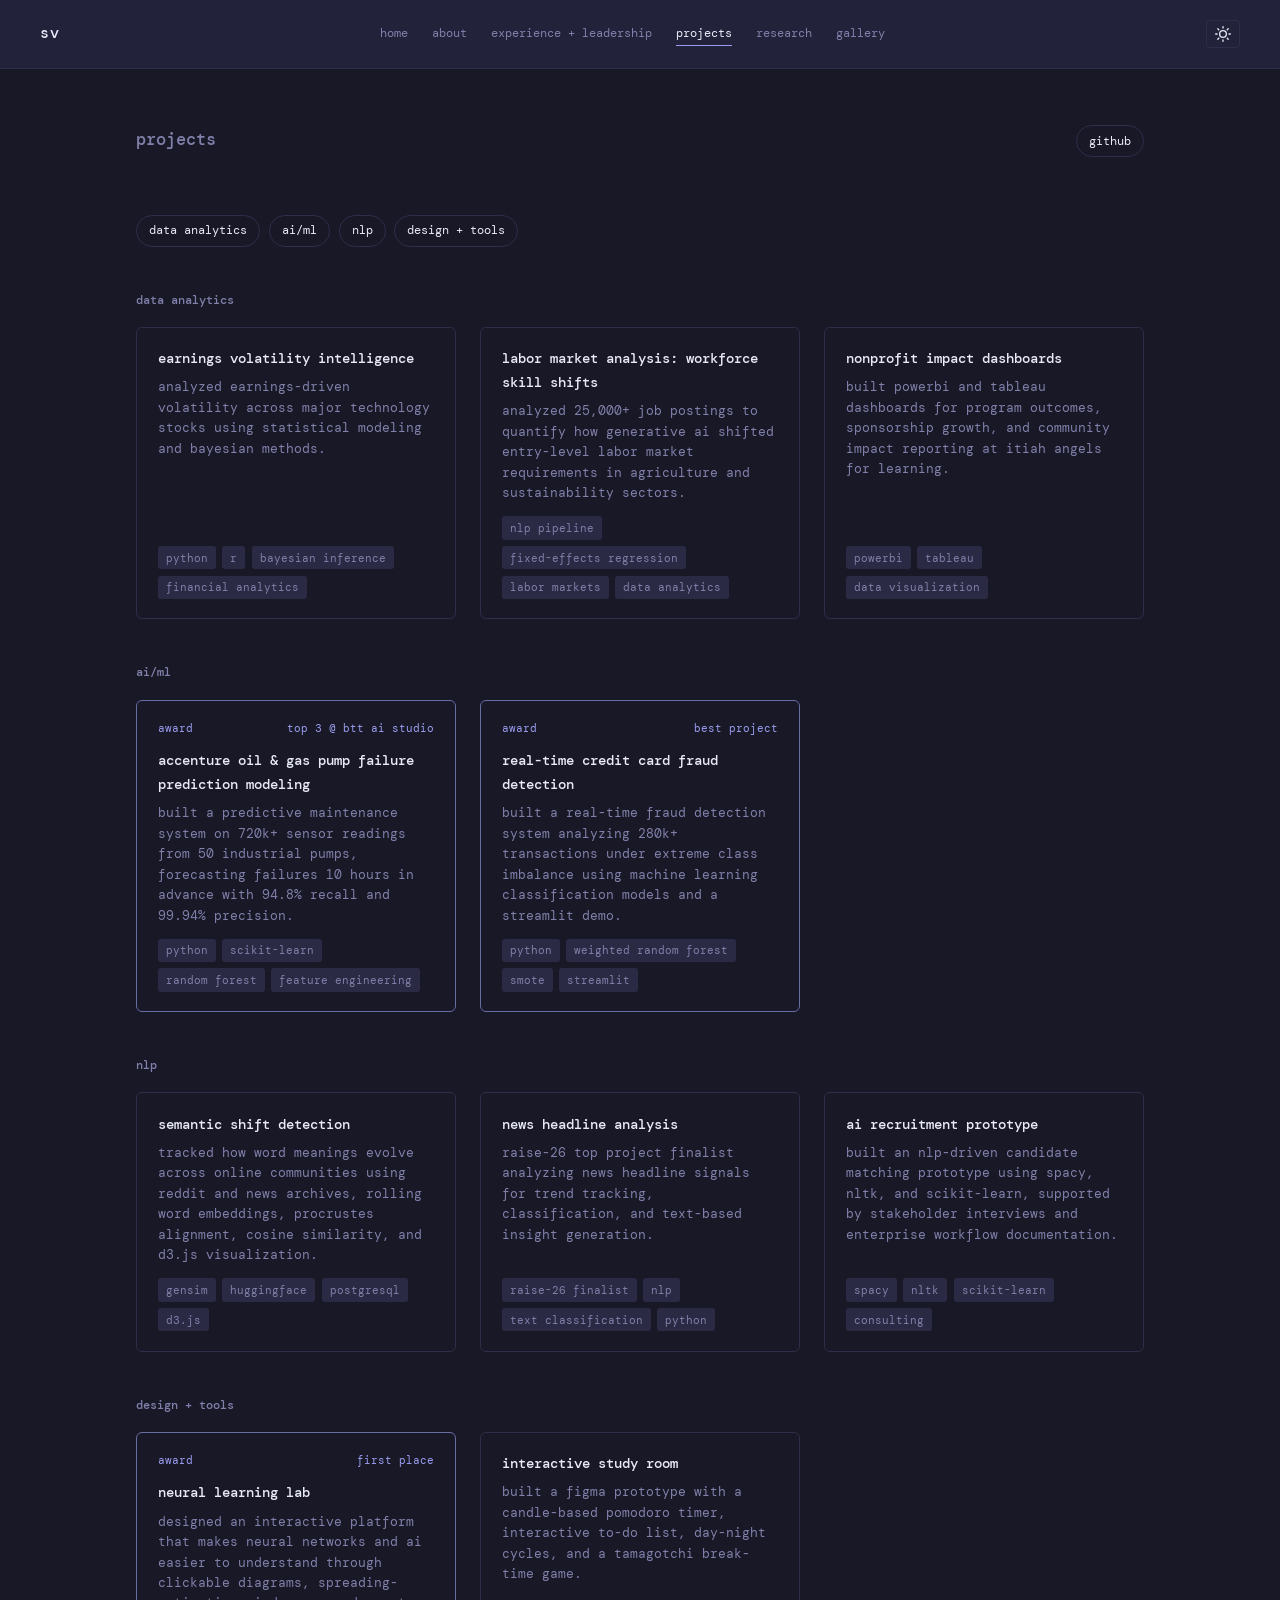
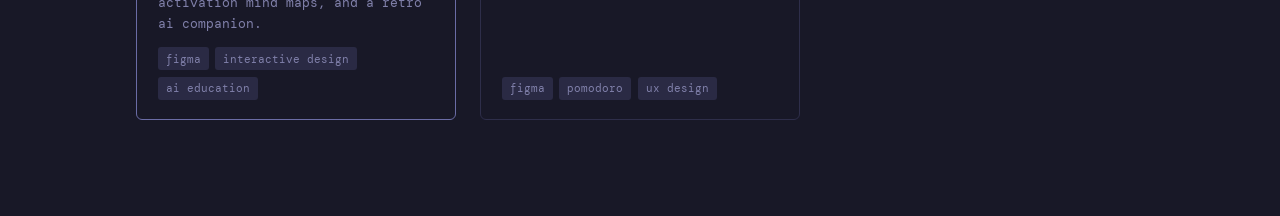
<file: projects.html>
<!DOCTYPE html>
<html lang="en" data-theme="dark">
<head>
    <meta charset="UTF-8">
    <meta name="viewport" content="width=device-width, initial-scale=1.0">
    <title>projects - sadhana vasanthakumar</title>
    <link rel="icon" type="image/png" href="./icon.png">
    <link rel="preconnect" href="https://fonts.googleapis.com">
    <link rel="preconnect" href="https://fonts.gstatic.com" crossorigin>
    <link href="https://fonts.googleapis.com/css2?family=DM+Mono:ital,wght@0,300;0,400;0,500;1,300;1,400&family=DM+Sans:ital,opsz,wght@0,9..40,300;0,9..40,400;0,9..40,500;1,9..40,300&display=swap" rel="stylesheet">
    <link rel="stylesheet" href="style.css">
</head>
<body>
    <nav>
        <div class="nav-left">
            <a href="index.html" class="nav-name">sv</a>
        </div>
        <div class="nav-links">
            <a href="index.html">home</a>
            <a href="about.html">about</a>
            <a href="experience.html">experience + leadership</a>
            <a href="projects.html" class="active">projects</a>
            <a href="research.html">research</a>
            <a href="gallery.html">gallery</a>
        </div>
        <button class="theme-toggle" onclick="toggleTheme()" aria-label="toggle dark mode">
            <svg id="moon-icon" xmlns="http://www.w3.org/2000/svg" width="16" height="16" viewBox="0 0 24 24" fill="none" stroke="currentColor" stroke-width="2" stroke-linecap="round" stroke-linejoin="round"><path d="M21 12.79A9 9 0 1 1 11.21 3 7 7 0 0 0 21 12.79z"></path></svg>
            <svg id="sun-icon" xmlns="http://www.w3.org/2000/svg" width="16" height="16" viewBox="0 0 24 24" fill="none" stroke="currentColor" stroke-width="2" stroke-linecap="round" stroke-linejoin="round" style="display:none"><circle cx="12" cy="12" r="5"></circle><line x1="12" y1="1" x2="12" y2="3"></line><line x1="12" y1="21" x2="12" y2="23"></line><line x1="4.22" y1="4.22" x2="5.64" y2="5.64"></line><line x1="18.36" y1="18.36" x2="19.78" y2="19.78"></line><line x1="1" y1="12" x2="3" y2="12"></line><line x1="21" y1="12" x2="23" y2="12"></line><line x1="4.22" y1="19.78" x2="5.64" y2="18.36"></line><line x1="18.36" y1="5.64" x2="19.78" y2="4.22"></line></svg>
        </button>
    </nav>

    <div class="page-main wide-page">
        <div class="page-heading-row">
            <p class="page-title">projects</p>
            <a class="ghost-link" href="https://github.com/vksadhana" target="_blank" rel="noopener">github</a>
        </div>

        <div class="tab-bar project-filter" aria-label="project categories">
            <a href="#data-analytics">data analytics</a>
            <a href="#ai-ml">ai/ml</a>
            <a href="#nlp">nlp</a>
            <a href="#design">design + tools</a>
        </div>

        <section id="data-analytics" class="section-block">
            <h2>data analytics</h2>
            <div class="project-grid">
                <article class="project-card">
                    <h3><a href="https://github.com/vksadhana" target="_blank" rel="noopener">earnings volatility intelligence</a></h3>
                    <p>analyzed earnings-driven volatility across major technology stocks using statistical modeling and bayesian methods.</p>
                    <div class="tags"><span class="tag">python</span><span class="tag">r</span><span class="tag">bayesian inference</span><span class="tag">financial analytics</span></div>
                </article>

                <article class="project-card">
                    <h3><a href="https://github.com/vksadhana" target="_blank" rel="noopener">labor market analysis: workforce skill shifts</a></h3>
                    <p>analyzed 25,000+ job postings to quantify how generative ai shifted entry-level labor market requirements in agriculture and sustainability sectors.</p>
                    <div class="tags"><span class="tag">nlp pipeline</span><span class="tag">fixed-effects regression</span><span class="tag">labor markets</span><span class="tag">data analytics</span></div>
                </article>

                <article class="project-card">
                    <h3><a href="https://github.com/vksadhana" target="_blank" rel="noopener">nonprofit impact dashboards</a></h3>
                    <p>built powerbi and tableau dashboards for program outcomes, sponsorship growth, and community impact reporting at itiah angels for learning.</p>
                    <div class="tags"><span class="tag">powerbi</span><span class="tag">tableau</span><span class="tag">data visualization</span></div>
                </article>
            </div>
        </section>

        <section id="ai-ml" class="section-block">
            <h2>ai/ml</h2>
            <div class="project-grid">
                <article class="project-card featured">
                    <div class="project-topline"><span>award</span><span>top 3 @ btt ai studio</span></div>
                    <h3><a href="https://github.com/vksadhana" target="_blank" rel="noopener">accenture oil & gas pump failure prediction modeling</a></h3>
                    <p>built a predictive maintenance system on 720k+ sensor readings from 50 industrial pumps, forecasting failures 10 hours in advance with 94.8% recall and 99.94% precision.</p>
                    <div class="tags"><span class="tag">python</span><span class="tag">scikit-learn</span><span class="tag">random forest</span><span class="tag">feature engineering</span></div>
                </article>

                <article class="project-card featured">
                    <div class="project-topline"><span>award</span><span>best project</span></div>
                    <h3><a href="https://github.com/vksadhana" target="_blank" rel="noopener">real-time credit card fraud detection</a></h3>
                    <p>built a real-time fraud detection system analyzing 280k+ transactions under extreme class imbalance using machine learning classification models and a streamlit demo.</p>
                    <div class="tags"><span class="tag">python</span><span class="tag">weighted random forest</span><span class="tag">smote</span><span class="tag">streamlit</span></div>
                </article>
            </div>
        </section>

        <section id="nlp" class="section-block">
            <h2>nlp</h2>
            <div class="project-grid">
                <article class="project-card">
                    <h3><a href="https://github.com/vksadhana" target="_blank" rel="noopener">semantic shift detection</a></h3>
                    <p>tracked how word meanings evolve across online communities using reddit and news archives, rolling word embeddings, procrustes alignment, cosine similarity, and d3.js visualization.</p>
                    <div class="tags"><span class="tag">gensim</span><span class="tag">huggingface</span><span class="tag">postgresql</span><span class="tag">d3.js</span></div>
                </article>

                <article class="project-card">
                    <h3><a href="https://github.com/vksadhana" target="_blank" rel="noopener">news headline analysis</a></h3>
                    <p>raise-26 top project finalist analyzing news headline signals for trend tracking, classification, and text-based insight generation.</p>
                    <div class="tags"><span class="tag">raise-26 finalist</span><span class="tag">nlp</span><span class="tag">text classification</span><span class="tag">python</span></div>
                </article>

                <article class="project-card">
                    <h3><a href="https://github.com/vksadhana" target="_blank" rel="noopener">ai recruitment prototype</a></h3>
                    <p>built an nlp-driven candidate matching prototype using spacy, nltk, and scikit-learn, supported by stakeholder interviews and enterprise workflow documentation.</p>
                    <div class="tags"><span class="tag">spacy</span><span class="tag">nltk</span><span class="tag">scikit-learn</span><span class="tag">consulting</span></div>
                </article>
            </div>
        </section>

        <section id="design" class="section-block">
            <h2>design + tools</h2>
            <div class="project-grid">
                <article class="project-card featured">
                    <div class="project-topline"><span>award</span><span>first place</span></div>
                    <h3><a href="https://github.com/vksadhana" target="_blank" rel="noopener">neural learning lab</a></h3>
                    <p>designed an interactive platform that makes neural networks and ai easier to understand through clickable diagrams, spreading-activation mind maps, and a retro ai companion.</p>
                    <div class="tags"><span class="tag">figma</span><span class="tag">interactive design</span><span class="tag">ai education</span></div>
                </article>

                <article class="project-card">
                    <h3><a href="https://github.com/vksadhana" target="_blank" rel="noopener">interactive study room</a></h3>
                    <p>built a figma prototype with a candle-based pomodoro timer, interactive to-do list, day-night cycles, and a tamagotchi break-time game.</p>
                    <div class="tags"><span class="tag">figma</span><span class="tag">pomodoro</span><span class="tag">ux design</span></div>
                </article>

            </div>
        </section>
    </div>

    <script src="theme.js"></script>
</body>
</html>
</file>
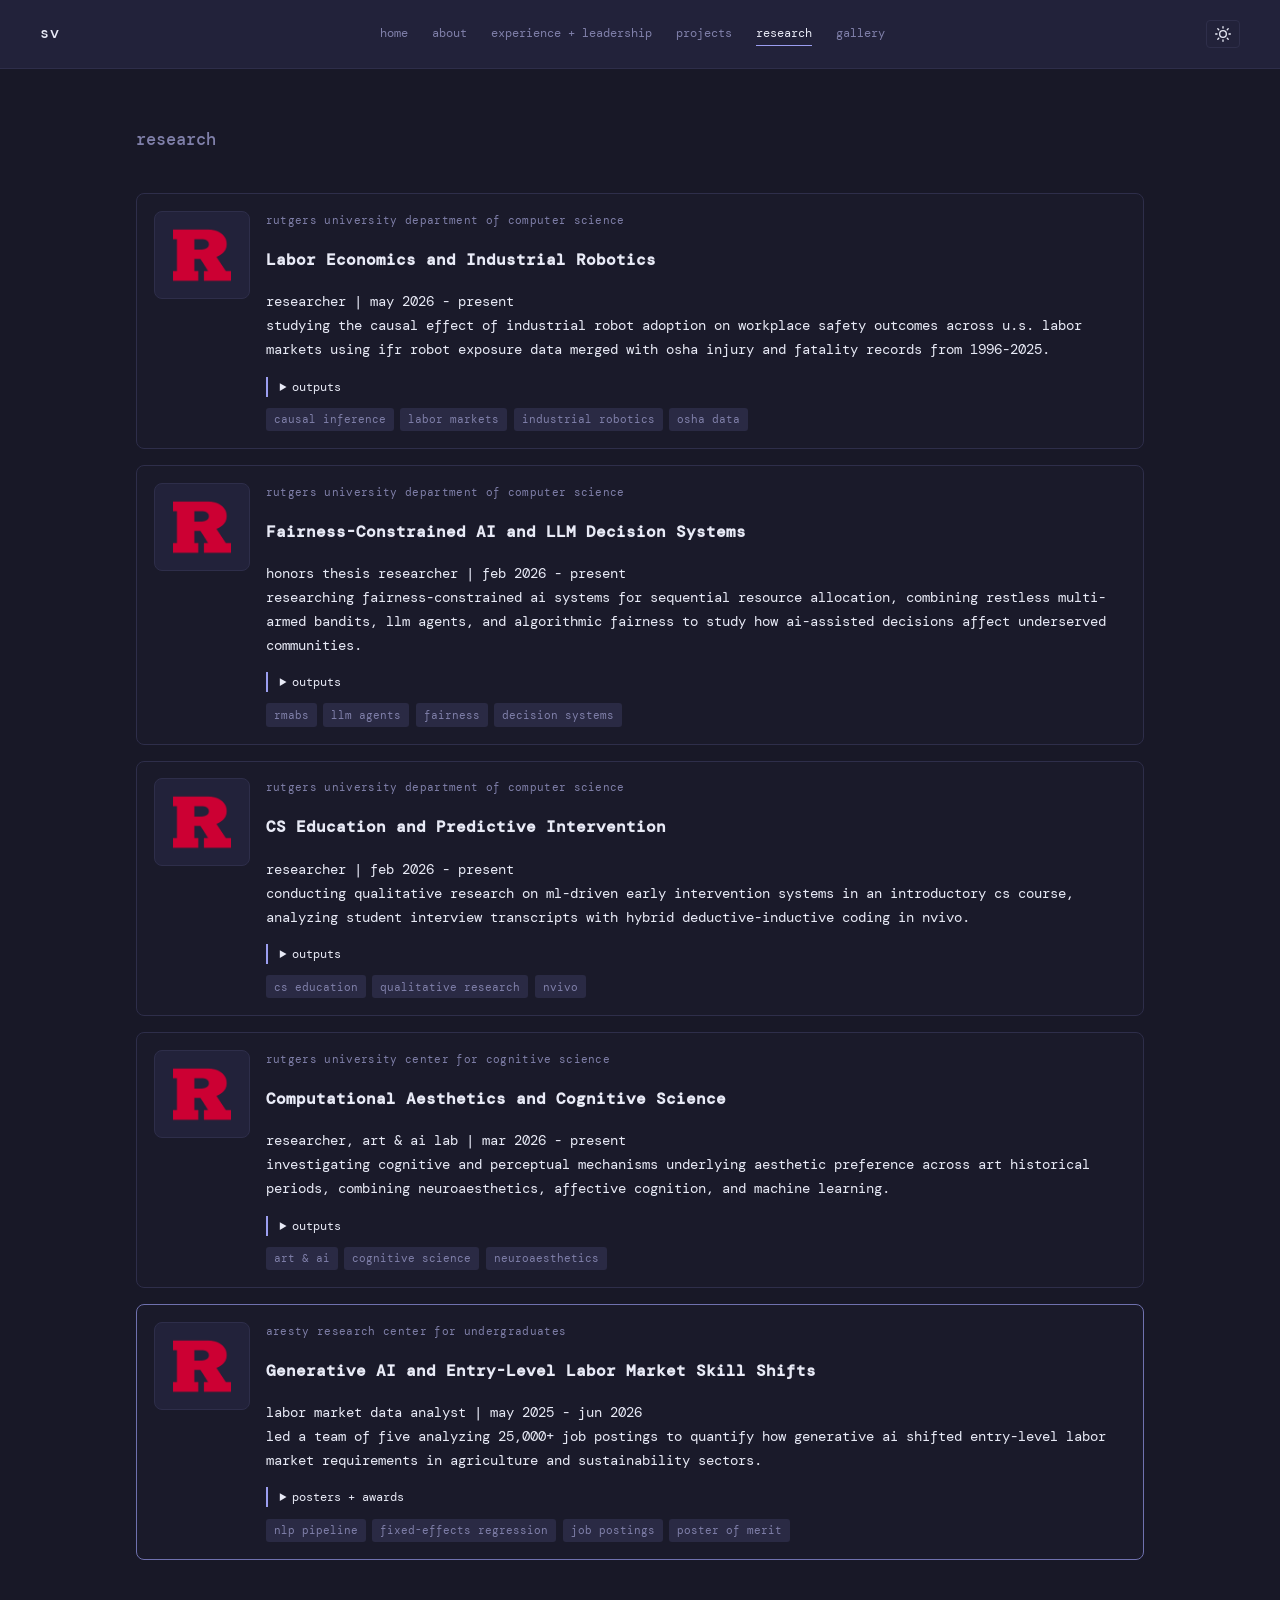
<file: research.html>
<!DOCTYPE html>
<html lang="en" data-theme="dark">
<head>
    <meta charset="UTF-8">
    <meta name="viewport" content="width=device-width, initial-scale=1.0">
    <link rel="icon" type="image/png" href="./icon.png">
    <title>research - sadhana vasanthakumar</title>
    <link rel="preconnect" href="https://fonts.googleapis.com">
    <link rel="preconnect" href="https://fonts.gstatic.com" crossorigin>
    <link href="https://fonts.googleapis.com/css2?family=DM+Mono:ital,wght@0,300;0,400;0,500;1,300;1,400&family=DM+Sans:ital,opsz,wght@0,9..40,300;0,9..40,400;0,9..40,500;1,9..40,300&display=swap" rel="stylesheet">
    <link rel="stylesheet" href="style.css">
</head>
<body>
    <nav>
        <div class="nav-left">
            <a href="index.html" class="nav-name">sv</a>
        </div>
        <div class="nav-links">
            <a href="index.html">home</a>
            <a href="about.html">about</a>
            <a href="experience.html">experience + leadership</a>
            <a href="projects.html">projects</a>
            <a href="research.html" class="active">research</a>
            <a href="gallery.html">gallery</a>
        </div>
        <button class="theme-toggle" onclick="toggleTheme()" aria-label="toggle dark mode">
            <svg id="moon-icon" xmlns="http://www.w3.org/2000/svg" width="16" height="16" viewBox="0 0 24 24" fill="none" stroke="currentColor" stroke-width="2" stroke-linecap="round" stroke-linejoin="round"><path d="M21 12.79A9 9 0 1 1 11.21 3 7 7 0 0 0 21 12.79z"></path></svg>
            <svg id="sun-icon" xmlns="http://www.w3.org/2000/svg" width="16" height="16" viewBox="0 0 24 24" fill="none" stroke="currentColor" stroke-width="2" stroke-linecap="round" stroke-linejoin="round" style="display:none"><circle cx="12" cy="12" r="5"></circle><line x1="12" y1="1" x2="12" y2="3"></line><line x1="12" y1="21" x2="12" y2="23"></line><line x1="4.22" y1="4.22" x2="5.64" y2="5.64"></line><line x1="18.36" y1="18.36" x2="19.78" y2="19.78"></line><line x1="1" y1="12" x2="3" y2="12"></line><line x1="21" y1="12" x2="23" y2="12"></line><line x1="4.22" y1="19.78" x2="5.64" y2="18.36"></line><line x1="18.36" y1="5.64" x2="19.78" y2="4.22"></line></svg>
        </button>
    </nav>

    <div class="page-main wide-page">
        <p class="page-title">research</p>

        <div class="research-grid">
            <article class="research-card compact">
                <div class="logo-slot"><img src="images/rutgers.png" alt="rutgers logo"></div>
                <div class="research-content">
                    <p class="research-kicker">rutgers university department of computer science</p>
                    <h3>Labor Economics and Industrial Robotics</h3>
                    <div class="venue">researcher | may 2026 - present</div>
                    <p>studying the causal effect of industrial robot adoption on workplace safety outcomes across u.s. labor markets using ifr robot exposure data merged with osha injury and fatality records from 1996-2025.</p>
                    <details>
                        <summary>outputs</summary>
                        <p>current research in progress.</p>
                    </details>
                    <div class="tags"><span class="tag">causal inference</span><span class="tag">labor markets</span><span class="tag">industrial robotics</span><span class="tag">osha data</span></div>
                </div>
            </article>

            <article class="research-card compact">
                <div class="logo-slot"><img src="images/rutgers.png" alt="rutgers logo"></div>
                <div class="research-content">
                    <p class="research-kicker">rutgers university department of computer science</p>
                    <h3>Fairness-Constrained AI and LLM Decision Systems</h3>
                    <div class="venue">honors thesis researcher | feb 2026 - present</div>
                    <p>researching fairness-constrained ai systems for sequential resource allocation, combining restless multi-armed bandits, llm agents, and algorithmic fairness to study how ai-assisted decisions affect underserved communities.</p>
                    <details>
                        <summary>outputs</summary>
                        <p>honors thesis work in progress.</p>
                    </details>
                    <div class="tags"><span class="tag">rmabs</span><span class="tag">llm agents</span><span class="tag">fairness</span><span class="tag">decision systems</span></div>
                </div>
            </article>

            <article class="research-card compact">
                <div class="logo-slot"><img src="images/rutgers.png" alt="rutgers logo"></div>
                <div class="research-content">
                    <p class="research-kicker">rutgers university department of computer science</p>
                    <h3>CS Education and Predictive Intervention</h3>
                    <div class="venue">researcher | feb 2026 - present</div>
                    <p>conducting qualitative research on ml-driven early intervention systems in an introductory cs course, analyzing student interview transcripts with hybrid deductive-inductive coding in nvivo.</p>
                    <details>
                        <summary>outputs</summary>
                        <p>current research in progress.</p>
                    </details>
                    <div class="tags"><span class="tag">cs education</span><span class="tag">qualitative research</span><span class="tag">nvivo</span></div>
                </div>
            </article>

            <article class="research-card compact">
                <div class="logo-slot"><img src="images/rutgers.png" alt="rutgers logo"></div>
                <div class="research-content">
                    <p class="research-kicker">rutgers university center for cognitive science</p>
                    <h3>Computational Aesthetics and Cognitive Science</h3>
                    <div class="venue">researcher, art & ai lab | mar 2026 - present</div>
                    <p>investigating cognitive and perceptual mechanisms underlying aesthetic preference across art historical periods, combining neuroaesthetics, affective cognition, and machine learning.</p>
                    <details>
                        <summary>outputs</summary>
                        <p>current research in progress.</p>
                    </details>
                    <div class="tags"><span class="tag">art & ai</span><span class="tag">cognitive science</span><span class="tag">neuroaesthetics</span></div>
                </div>
            </article>

            <article class="research-card compact highlight">
                <div class="logo-slot"><img src="images/rutgers.png" alt="rutgers logo"></div>
                <div class="research-content">
                    <p class="research-kicker">aresty research center for undergraduates</p>
                    <h3>Generative AI and Entry-Level Labor Market Skill Shifts</h3>
                    <div class="venue">labor market data analyst | may 2025 - jun 2026</div>
                    <p>led a team of five analyzing 25,000+ job postings to quantify how generative ai shifted entry-level labor market requirements in agriculture and sustainability sectors.</p>
                    <details>
                        <summary>posters + awards</summary>
                        <p>presented at njbda symposium, narea conference, aresty undergraduate research symposium, and rutgers department of agricultural, food, and resource economics. awarded narea 2026 poster of merit.</p>
                        <a href="assets/labor-market-poster.pdf" target="_blank" rel="noopener">view poster</a>
                    </details>
                    <div class="tags"><span class="tag">nlp pipeline</span><span class="tag">fixed-effects regression</span><span class="tag">job postings</span><span class="tag">poster of merit</span></div>
                </div>
            </article>
        </div>
    </div>

    <script src="theme.js"></script>
</body>
</html>
</file>
<file: style.css>
/* ===== TOKENS ===== */
:root {
    --bg: #EEF0FA;
    --bg-secondary: #E4E7F7;
    --fg: #1a1a2e;
    --dim: #7878a0;
    --link: #1a1a2e;
    --accent: #6B6FD4;
    --hover-bg: #1a1a2e;
    --hover-fg: #EEF0FA;
    --border: #d0d4ee;
    --font-mono: 'DM Mono', 'Menlo', monospace;
    --font-sans: 'DM Sans', sans-serif;
    --tag-bg: #dde0f5;
}

[data-theme="dark"] {
    --bg: #181827;
    --bg-secondary: #22223a;
    --fg: #e8eaf6;
    --dim: #8080aa;
    --link: #e8eaf6;
    --accent: #9b9ef0;
    --hover-bg: #e8eaf6;
    --hover-fg: #181827;
    --border: #2e2e4a;
    --tag-bg: #2a2a44;
}

/* ===== RESET ===== */
*, *::before, *::after { box-sizing: border-box; }

html { font-size: 16px; height: 100%; scroll-behavior: smooth; }

body {
    background: var(--bg);
    color: var(--fg);
    font-family: var(--font-mono);
    font-size: clamp(0.72rem, 1.4vw, 0.88rem);
    line-height: 1.7;
    margin: 0;
    padding: 0;
    transition: background 0.3s ease, color 0.3s ease;
}

/* ===== NAV ===== */
nav {
    display: flex;
    align-items: center;
    justify-content: space-between;
    padding: 1.25rem 2.5rem;
    border-bottom: 1px solid var(--border);
    position: sticky;
    top: 0;
    background: var(--bg-secondary);
    z-index: 100;
    transition: background 0.3s ease;
}

.nav-name {
    font-weight: 500;
    font-size: 0.95rem;
    letter-spacing: 0.05em;
    color: var(--fg);
    text-decoration: none;
}

.nav-links {
    display: flex;
    gap: 1.5rem;
    flex-wrap: wrap;
}

.nav-links a {
    color: var(--dim);
    text-decoration: none;
    font-size: 0.78rem;
    transition: color 0.15s ease;
    position: relative;
}

.nav-links a::after {
    content: '';
    position: absolute;
    bottom: -2px;
    left: 0;
    width: 0;
    height: 1px;
    background: var(--accent);
    transition: width 0.2s ease;
}

.nav-links a:hover,
.nav-links a.active {
    color: var(--fg);
}

.nav-links a:hover::after,
.nav-links a.active::after {
    width: 100%;
}

.theme-toggle {
    background: none;
    border: 1px solid var(--border);
    color: var(--fg);
    cursor: pointer;
    padding: 0.3rem 0.5rem;
    border-radius: 4px;
    display: flex;
    align-items: center;
    transition: border-color 0.2s, background 0.2s;
}

.theme-toggle:hover {
    background: var(--bg-secondary);
}

/* ===== MAIN ===== */
main {
    width: fit-content;
    max-width: min(680px, 90vw);
    margin: 0 auto;
    padding: 4rem 1rem 6rem;
}

h1 {
    font-weight: 500;
    font-size: clamp(1rem, 2vw, 1.15rem);
    margin: 0 0 0.6rem 0;
    letter-spacing: 0.01em;
}

h2 {
    font-weight: 500;
    font-size: inherit;
    margin: 2rem 0 0.5rem;
}

p {
    margin: 0 0 0.9rem;
}

ul {
    list-style: none;
    padding: 0;
    margin: 0;
}

li {
    margin-bottom: 0.55rem;
    padding-left: 0;
}

li::before {
    content: "- ";
    color: var(--dim);
}

/* ===== LINKS ===== */
a {
    color: var(--link);
    text-decoration: underline;
    text-underline-offset: 2px;
    text-decoration-color: var(--border);
    transition: background 0.15s, color 0.15s, text-decoration-color 0.15s;
    position: relative;
}

a:hover {
    background: var(--hover-bg);
    color: var(--hover-fg);
    text-decoration: none;
    border-radius: 2px;
    padding: 0 2px;
    margin: 0 -2px;
}

/* ===== TOOLTIP ===== */
[data-tooltip] {
    position: relative;
}

[data-tooltip]::after {
    content: attr(data-tooltip);
    position: absolute;
    bottom: calc(100% + 6px);
    left: 50%;
    transform: translateX(-50%);
    background: var(--hover-bg);
    color: var(--hover-fg);
    padding: 0.2rem 0.55rem;
    font-size: 0.68rem;
    white-space: nowrap;
    border-radius: 3px;
    opacity: 0;
    pointer-events: none;
    transition: opacity 0.18s ease, transform 0.18s ease;
    transform: translateX(-50%) translateY(4px);
    z-index: 10;
}

[data-tooltip]:hover::after {
    opacity: 1;
    transform: translateX(-50%) translateY(0);
}

/* ===== SOCIAL ICONS ===== */
.social-links {
    display: flex;
    gap: 1rem;
    margin-bottom: 1.6rem;
    align-items: center;
}

.social-links a {
    color: var(--dim);
    text-decoration: none;
    display: flex;
    align-items: center;
    padding: 0;
    margin: 0;
    transition: color 0.15s;
}

.social-links a:hover {
    color: var(--fg);
    background: none;
    padding: 0;
    margin: 0;
}

.social-links a span {
    font-size: 0.74rem;
    margin-left: 0.35rem;
}

/* ===== DIM ===== */
.dim {
    color: var(--dim);
}

.dim a {
    color: var(--dim);
    text-decoration-color: transparent;
}

.dim a:hover {
    background: var(--hover-bg);
    color: var(--hover-fg);
}

/* ===== SELECTION ===== */
::selection {
    background: var(--fg);
    color: var(--bg);
}

/* ===== PAGE SECTIONS (for inner pages) ===== */
.page-main {
    max-width: min(780px, 90vw);
    margin: 0 auto;
    padding: 3.5rem 1rem 6rem;
}

.page-title {
    font-size: clamp(0.9rem, 2vw, 1.05rem);
    font-weight: 500;
    margin: 0 0 2.5rem;
    color: var(--dim);
}

/* ===== EXPERIENCE CARDS ===== */
.exp-list {
    display: flex;
    flex-direction: column;
    gap: 2.5rem;
}

.exp-item {
    border-left: 2px solid var(--border);
    padding-left: 1.2rem;
    transition: border-color 0.2s;
}

.exp-item:hover {
    border-color: var(--accent);
}

.exp-header {
    display: flex;
    justify-content: space-between;
    align-items: baseline;
    flex-wrap: wrap;
    gap: 0.5rem;
    margin-bottom: 0.25rem;
}

.exp-role {
    font-weight: 500;
    font-size: inherit;
}

.exp-date {
    color: var(--dim);
    font-size: 0.75rem;
}

.exp-org {
    color: var(--dim);
    margin-bottom: 0.5rem;
    font-size: 0.82rem;
}

.exp-desc {
    font-size: 0.82rem;
    line-height: 1.65;
    color: var(--fg);
    opacity: 0.85;
}

/* ===== TAGS ===== */
.tags {
    display: flex;
    flex-wrap: wrap;
    gap: 0.4rem;
    margin-top: 0.6rem;
}

.tag {
    background: var(--tag-bg);
    color: var(--dim);
    padding: 0.15rem 0.5rem;
    border-radius: 3px;
    font-size: 0.68rem;
}

/* ===== PROJECT CARDS ===== */
.project-grid {
    display: grid;
    grid-template-columns: repeat(auto-fill, minmax(300px, 1fr));
    gap: 1.5rem;
    margin-top: 1rem;
}

.project-card {
    border: 1px solid var(--border);
    padding: 1.2rem 1.3rem;
    border-radius: 6px;
    transition: border-color 0.2s, transform 0.2s;
    background: var(--bg);
}

.project-card:hover {
    border-color: var(--accent);
    transform: translateY(-2px);
}

.project-card h3 {
    font-size: inherit;
    font-weight: 500;
    margin: 0 0 0.4rem;
}

.project-card h3 a {
    text-decoration: none;
    color: var(--fg);
}

.project-card h3 a:hover {
    background: none;
    color: var(--accent);
    padding: 0;
    margin: 0;
}

.project-card p {
    color: var(--dim);
    font-size: 0.8rem;
    margin: 0 0 0.8rem;
    line-height: 1.6;
}

/* ===== RESEARCH ===== */
.research-intro {
    max-width: 620px;
    margin: -1.2rem 0 2.2rem;
}

.research-intro p {
    color: var(--dim);
    font-size: 0.84rem;
    line-height: 1.75;
}

.research-timeline {
    position: relative;
    display: flex;
    flex-direction: column;
    gap: 1.35rem;
    padding-left: 1.45rem;
}

.research-timeline::before {
    content: '';
    position: absolute;
    top: 0.35rem;
    bottom: 0.35rem;
    left: 0.35rem;
    width: 1px;
    background: linear-gradient(to bottom, transparent, var(--accent) 9%, var(--border) 88%, transparent);
}

.research-item {
    position: relative;
}

.research-item::before {
    content: '';
    position: absolute;
    top: 0.55rem;
    left: -1.32rem;
    width: 0.58rem;
    height: 0.58rem;
    border: 1px solid var(--accent);
    border-radius: 50%;
    background: var(--bg);
    box-shadow: 0 0 0 5px var(--bg);
    transition: background 0.2s ease, transform 0.2s ease;
}

.research-item:hover::before {
    background: var(--accent);
    transform: scale(1.18);
}

.research-date {
    color: var(--accent);
    font-size: 0.68rem;
    letter-spacing: 0.04em;
    margin: 0 0 0.45rem;
}

.research-card {
    display: grid;
    grid-template-columns: minmax(92px, 0.42fr) minmax(0, 1fr);
    gap: 1rem;
    align-items: stretch;
    border: 1px solid var(--border);
    border-radius: 8px;
    background: color-mix(in srgb, var(--bg) 84%, var(--bg-secondary));
    padding: 0.95rem;
    overflow: hidden;
    transition: border-color 0.2s ease, transform 0.2s ease, box-shadow 0.2s ease;
}

.research-card:hover {
    border-color: var(--accent);
    transform: translateY(-3px);
    box-shadow: 0 16px 30px rgba(26, 26, 46, 0.08);
}

[data-theme="dark"] .research-card:hover {
    box-shadow: 0 16px 30px rgba(0, 0, 0, 0.22);
}

.research-visual {
    min-height: 132px;
    border-radius: 6px;
    border: 1px solid var(--border);
    background:
        linear-gradient(145deg, color-mix(in srgb, var(--accent) 20%, transparent), transparent 55%),
        var(--bg-secondary);
    display: flex;
    align-items: center;
    justify-content: center;
    position: relative;
    overflow: hidden;
}

.research-visual::after {
    content: '';
    position: absolute;
    inset: auto -20% -35% 18%;
    height: 58%;
    border-radius: 50%;
    background: color-mix(in srgb, var(--accent) 18%, transparent);
    transition: transform 0.25s ease, opacity 0.25s ease;
}

.research-card:hover .research-visual::after {
    transform: translateY(-10px) scale(1.08);
    opacity: 0.85;
}

.research-visual svg {
    width: min(78%, 104px);
    height: auto;
    position: relative;
    z-index: 1;
    fill: none;
    stroke: var(--fg);
    stroke-width: 4;
    stroke-linecap: round;
    stroke-linejoin: round;
    opacity: 0.82;
    transition: transform 0.25s ease, stroke 0.25s ease;
}

.research-card:hover .research-visual svg {
    stroke: var(--accent);
    transform: translateY(-3px) scale(1.04);
}

.research-content {
    min-width: 0;
}

.research-kicker {
    color: var(--dim);
    font-size: 0.68rem;
    letter-spacing: 0.03em;
    margin: 0 0 0.2rem;
}

.research-item h3 {
    font-size: clamp(0.92rem, 1.9vw, 1.05rem);
    font-weight: 500;
    margin: 0 0 0.2rem;
    line-height: 1.35;
}

.research-item .venue {
    color: var(--accent);
    font-size: 0.76rem;
    margin-bottom: 0.55rem;
}

.research-item p {
    font-size: 0.8rem;
    color: var(--dim);
    margin: 0 0 0.7rem;
    line-height: 1.66;
}

.research-hover {
    max-height: 0;
    overflow: hidden;
    color: var(--fg);
    font-size: 0.73rem;
    opacity: 0;
    border-left: 2px solid var(--accent);
    padding-left: 0.65rem;
    margin: 0;
    transition: max-height 0.28s ease, opacity 0.2s ease, margin 0.2s ease;
}

.research-card:hover .research-hover,
.research-card:focus-within .research-hover {
    max-height: 4rem;
    opacity: 0.82;
    margin: 0.15rem 0 0.85rem;
}

.robot-visual {
    background:
        linear-gradient(145deg, rgba(107, 111, 212, 0.2), transparent 56%),
        linear-gradient(35deg, transparent 0 42%, rgba(107, 111, 212, 0.12) 42% 45%, transparent 45%),
        var(--bg-secondary);
}

.fairness-visual {
    background:
        radial-gradient(circle at 72% 28%, rgba(107, 111, 212, 0.22), transparent 26%),
        var(--bg-secondary);
}

.education-visual {
    background:
        linear-gradient(180deg, rgba(107, 111, 212, 0.16), transparent),
        repeating-linear-gradient(0deg, transparent 0 13px, rgba(107, 111, 212, 0.09) 13px 14px),
        var(--bg-secondary);
}

.art-visual {
    background:
        radial-gradient(circle at 50% 48%, rgba(107, 111, 212, 0.2), transparent 36%),
        conic-gradient(from 130deg, transparent, rgba(107, 111, 212, 0.13), transparent 55%),
        var(--bg-secondary);
}

.language-visual {
    background:
        linear-gradient(120deg, rgba(107, 111, 212, 0.18), transparent 48%),
        repeating-linear-gradient(90deg, transparent 0 15px, rgba(107, 111, 212, 0.08) 15px 16px),
        var(--bg-secondary);
}

.market-visual {
    background:
        linear-gradient(160deg, rgba(107, 111, 212, 0.18), transparent 45%),
        repeating-linear-gradient(90deg, transparent 0 18px, rgba(107, 111, 212, 0.08) 18px 19px),
        var(--bg-secondary);
}

.review-visual {
    background:
        linear-gradient(145deg, rgba(107, 111, 212, 0.16), transparent 56%),
        repeating-linear-gradient(0deg, transparent 0 16px, rgba(107, 111, 212, 0.08) 16px 17px),
        var(--bg-secondary);
}

@media (max-width: 700px) {
    .research-timeline {
        padding-left: 1rem;
    }

    .research-timeline::before {
        left: 0.15rem;
    }

    .research-item::before {
        left: -1.12rem;
    }

    .research-card {
        grid-template-columns: 1fr;
        gap: 0.85rem;
    }

    .research-visual {
        min-height: 118px;
        aspect-ratio: 16 / 9;
    }

    .research-card:hover {
        transform: translateY(-2px);
    }
}

/* ===== GALLERY ===== */
.gallery-grid {
    display: grid;
    grid-template-columns: repeat(auto-fill, minmax(220px, 1fr));
    gap: 1rem;
    margin-top: 1rem;
}

.gallery-item {
    aspect-ratio: 1;
    background: var(--bg-secondary);
    border-radius: 5px;
    border: 1px solid var(--border);
    overflow: hidden;
    position: relative;
    transition: transform 0.2s;
}

.gallery-item img {
    width: 100%;
    height: 100%;
    object-fit: cover;
}

.gallery-item::before {
    content: attr(data-fallback);
    position: absolute;
    inset: 0;
    display: flex;
    align-items: center;
    justify-content: center;
    color: var(--dim);
    font-size: 0.75rem;
    text-align: center;
    padding: 1rem;
    background:
        linear-gradient(135deg, color-mix(in srgb, var(--accent) 14%, transparent), transparent 58%),
        var(--bg-secondary);
}

.gallery-item img {
    position: relative;
    z-index: 1;
}

.gallery-placeholder {
    width: 100%;
    height: 100%;
    display: flex;
    align-items: center;
    justify-content: center;
    color: var(--dim);
    font-size: 0.75rem;
    text-align: center;
    padding: 1rem;
}

/* ===== ABOUT PAGE ===== */
.about-grid {
    display: grid;
    grid-template-columns: 1fr 1fr;
    gap: 3rem;
    align-items: start;
}

@media (max-width: 600px) {
    .about-grid {
        grid-template-columns: 1fr;
    }
    nav {
        padding: 1rem 1.2rem;
    }
    .nav-links {
        gap: 0.9rem;
    }
}

.about-text p {
    margin-bottom: 1rem;
    font-size: 0.85rem;
    line-height: 1.75;
}

.about-photo {
    background: var(--bg-secondary);
    border: 1px solid var(--border);
    border-radius: 6px;
    aspect-ratio: 3/4;
    display: flex;
    align-items: center;
    justify-content: center;
    color: var(--dim);
    font-size: 0.75rem;
}

.about-photo img {
    width: 100%;
    height: 100%;
    object-fit: cover;
    border-radius: 6px;
}

/* ===== FADE IN ===== */
@keyframes fadeUp {
    from { opacity: 0; transform: translateY(12px); }
    to { opacity: 1; transform: translateY(0); }
}

main, .page-main {
    animation: fadeUp 0.4s ease forwards;
}

/* ===== 2026 CONTENT REFRESH ===== */
.home-main {
    width: min(920px, 92vw);
    max-width: none;
}

.wide-page {
    max-width: min(1040px, 92vw);
}

.home-hero {
    padding: 0.25rem 0 1.5rem;
}

.eyebrow {
    color: var(--accent);
    font-size: 0.72rem;
    margin-bottom: 0.35rem;
}

.home-hero h1,
.about-text h1 {
    font-family: var(--font-sans);
    font-size: clamp(2.25rem, 7vw, 5.5rem);
    font-weight: 500;
    line-height: 0.95;
    margin: 0 0 1rem;
}

.about-text h1 {
    font-size: clamp(1.45rem, 3vw, 2.3rem);
    line-height: 1.05;
}

.home-bio {
    max-width: 720px;
    font-size: clamp(0.9rem, 1.5vw, 1rem);
    color: var(--fg);
}

.home-links,
.tab-bar {
    display: flex;
    flex-wrap: wrap;
    gap: 0.55rem;
    margin: 1.35rem 0 0;
}

.home-links a,
.tab-bar a,
.ghost-link {
    border: 1px solid var(--border);
    border-radius: 999px;
    color: var(--fg);
    font-size: 0.72rem;
    padding: 0.32rem 0.75rem;
    text-decoration: none;
}

.home-links a:hover,
.tab-bar a:hover,
.ghost-link:hover {
    border-color: var(--accent);
    background: var(--hover-bg);
    color: var(--hover-fg);
    margin: 0;
    padding: 0.32rem 0.75rem;
}

.home-panel,
.section-block {
    margin-top: 2.7rem;
}

.prev-line {
    color: var(--dim);
    font-size: 0.78rem;
    margin-top: 0.8rem;
}

.home-panel h2,
.section-block h2 {
    color: var(--dim);
    font-size: 0.78rem;
    margin-bottom: 0.8rem;
}

.mini-grid {
    display: grid;
    grid-template-columns: repeat(2, minmax(0, 1fr));
    gap: 1rem;
}

.mini-grid div,
.award-card {
    border-left: 2px solid var(--accent);
    background: color-mix(in srgb, var(--bg-secondary) 58%, transparent);
    padding: 0.8rem 0.95rem;
}

.mini-grid strong,
.mini-grid span {
    display: block;
}

.mini-grid span {
    color: var(--dim);
    margin-top: 0.25rem;
}

.compact-list.two-col {
    columns: 2;
    column-gap: 2rem;
}

.skill-cloud {
    display: flex;
    flex-wrap: wrap;
    gap: 0.45rem;
}

.skill-cloud span {
    background: var(--tag-bg);
    border: 1px solid var(--border);
    border-radius: 999px;
    color: var(--fg);
    font-size: 0.7rem;
    padding: 0.2rem 0.55rem;
}

.about-page {
    max-width: min(960px, 92vw);
}

.about-page .about-grid {
    grid-template-columns: minmax(240px, 0.78fr) minmax(0, 1.22fr);
    gap: 3rem;
    align-items: stretch;
}

.about-page .about-photo {
    aspect-ratio: 4 / 5;
    min-height: 420px;
}

.about-text {
    align-self: center;
}

.info-board,
.award-grid {
    display: grid;
    grid-template-columns: repeat(auto-fit, minmax(220px, 1fr));
    gap: 0.85rem;
    margin: 2.5rem auto 0;
}

.info-board {
    max-width: 820px;
}

.info-board div {
    border: 1px solid var(--border);
    border-radius: 6px;
    padding: 0.9rem;
    background: color-mix(in srgb, var(--bg-secondary) 45%, transparent);
    text-align: center;
}

.info-board h2 {
    margin-top: 0;
}

.info-board p {
    color: var(--dim);
    font-size: 0.8rem;
    margin: 0;
}

.side-jump {
    position: fixed;
    top: 45%;
    left: 1.2rem;
    display: flex;
    flex-direction: column;
    gap: 0.45rem;
    z-index: 60;
}

.side-jump a {
    border-left: 3px solid var(--border);
    color: var(--dim);
    font-size: 0.68rem;
    padding: 0.15rem 0 0.15rem 0.5rem;
    text-decoration: none;
}

.side-jump a:hover {
    border-color: var(--accent);
    background: transparent;
    color: var(--fg);
    margin: 0;
    padding: 0.15rem 0 0.15rem 0.5rem;
}

.exp-item {
    background: color-mix(in srgb, var(--bg-secondary) 35%, transparent);
    border: 1px solid var(--border);
    border-left: 3px solid var(--border);
    border-radius: 8px;
    padding: 1rem 1.1rem;
}

.logo-card {
    display: grid;
    grid-template-columns: 58px minmax(0, 1fr);
    gap: 1rem;
    align-items: start;
}

.org-logo {
    width: 46px;
    height: 46px;
    object-fit: contain;
    border: 1px solid var(--border);
    border-radius: 8px;
    background: var(--bg);
    padding: 0.45rem;
    justify-self: center;
}

.logo-fallback {
    align-items: center;
    color: var(--accent);
    display: flex;
    font-family: var(--font-sans);
    font-size: 0.92rem;
    font-weight: 500;
    justify-content: center;
    text-transform: uppercase;
}

.exp-body {
    min-width: 0;
}

.exp-role {
    font-family: var(--font-sans);
    font-size: clamp(1rem, 1.8vw, 1.2rem);
    letter-spacing: 0;
}

.exp-desc {
    max-width: 880px;
}

.activity-board {
    margin-top: 1.6rem;
    border: 1px solid var(--border);
    border-radius: 8px;
    padding: 1rem 1.1rem;
    background: color-mix(in srgb, var(--bg-secondary) 28%, transparent);
}

.page-heading-row {
    align-items: baseline;
    display: flex;
    justify-content: space-between;
    gap: 1rem;
}

.project-grid {
    grid-template-columns: repeat(auto-fill, minmax(280px, 1fr));
}

.project-card {
    min-height: 235px;
    display: flex;
    flex-direction: column;
}

.project-card .tags {
    margin-top: auto;
}

.project-card.featured {
    border-color: color-mix(in srgb, var(--accent) 55%, var(--border));
}

.project-topline {
    display: flex;
    justify-content: space-between;
    gap: 0.6rem;
    color: var(--accent);
    font-size: 0.66rem;
    margin-bottom: 0.7rem;
}

.research-grid {
    display: grid;
    gap: 1rem;
}

.research-card.compact {
    grid-template-columns: 96px minmax(0, 1fr);
    padding: 1.05rem;
    align-items: start;
}

.research-card.highlight {
    border-color: color-mix(in srgb, var(--accent) 60%, var(--border));
}

.logo-slot {
    align-items: center;
    background: var(--bg-secondary);
    border: 1px solid var(--border);
    border-radius: 8px;
    color: var(--accent);
    display: flex;
    font-family: var(--font-sans);
    font-size: 1.05rem;
    justify-content: center;
    min-height: 88px;
    padding: 0.8rem;
    text-transform: uppercase;
}

.logo-slot img {
    max-width: 58px;
    max-height: 58px;
    object-fit: contain;
}

details {
    border-left: 2px solid var(--accent);
    color: var(--dim);
    font-size: 0.74rem;
    margin: 0.7rem 0;
    padding-left: 0.75rem;
}

summary {
    color: var(--fg);
    cursor: pointer;
}

.gallery-card {
    display: flex;
    flex-direction: column;
    gap: 0.45rem;
}

.gallery-card p {
    color: var(--dim);
    font-size: 0.76rem;
    line-height: 1.45;
    margin: 0;
}

.gallery-item {
    aspect-ratio: 4 / 3;
}

.gallery-placeholder {
    background:
        linear-gradient(135deg, color-mix(in srgb, var(--accent) 14%, transparent), transparent 58%),
        var(--bg-secondary);
    text-transform: lowercase;
}

@media (max-width: 960px) {
    .side-jump {
        display: none;
    }
}

@media (max-width: 700px) {
    .mini-grid,
    .about-page .about-grid {
        grid-template-columns: 1fr;
    }

    .compact-list.two-col {
        columns: 1;
    }

    .about-page .about-photo {
        min-height: 0;
    }

    .research-card.compact {
        grid-template-columns: 1fr;
    }

    .logo-slot {
        width: 86px;
        min-height: 72px;
    }

    .logo-card {
        grid-template-columns: 1fr;
    }

    .org-logo {
        justify-self: start;
    }
}
</file>
